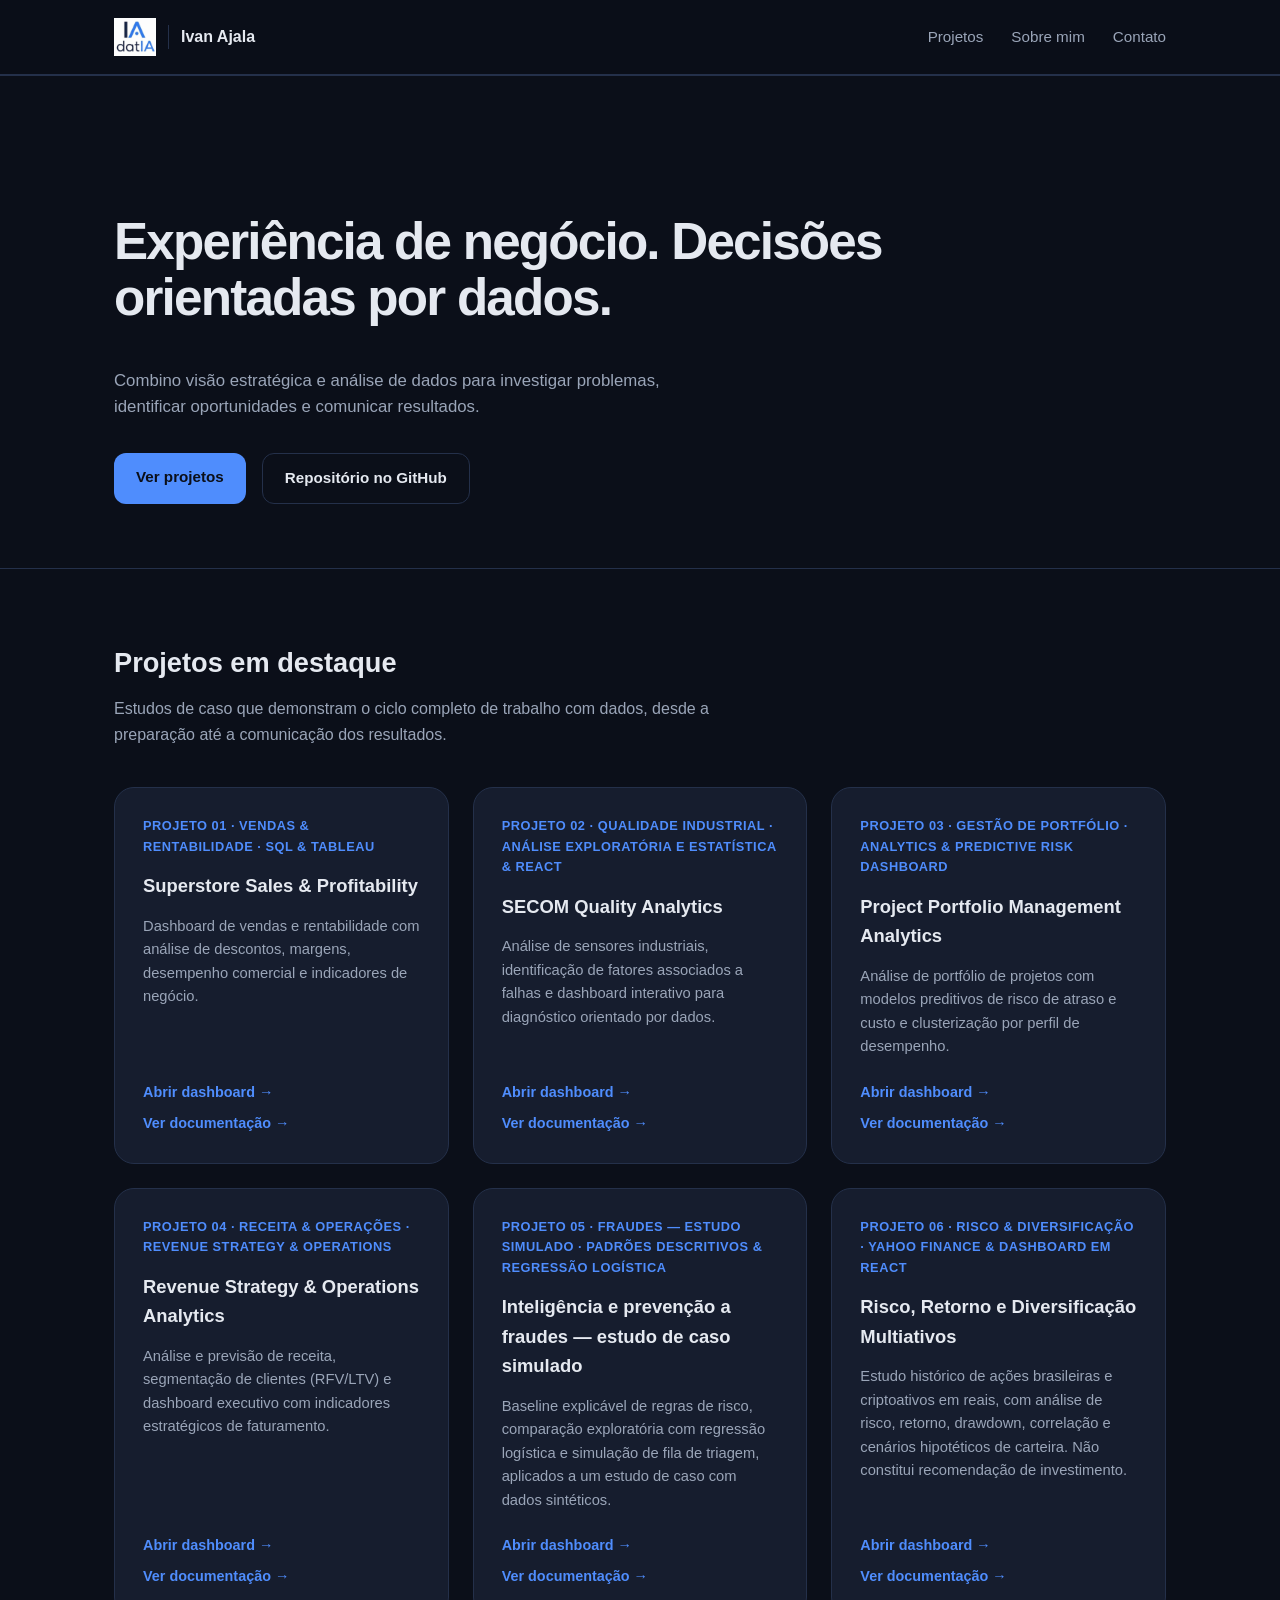
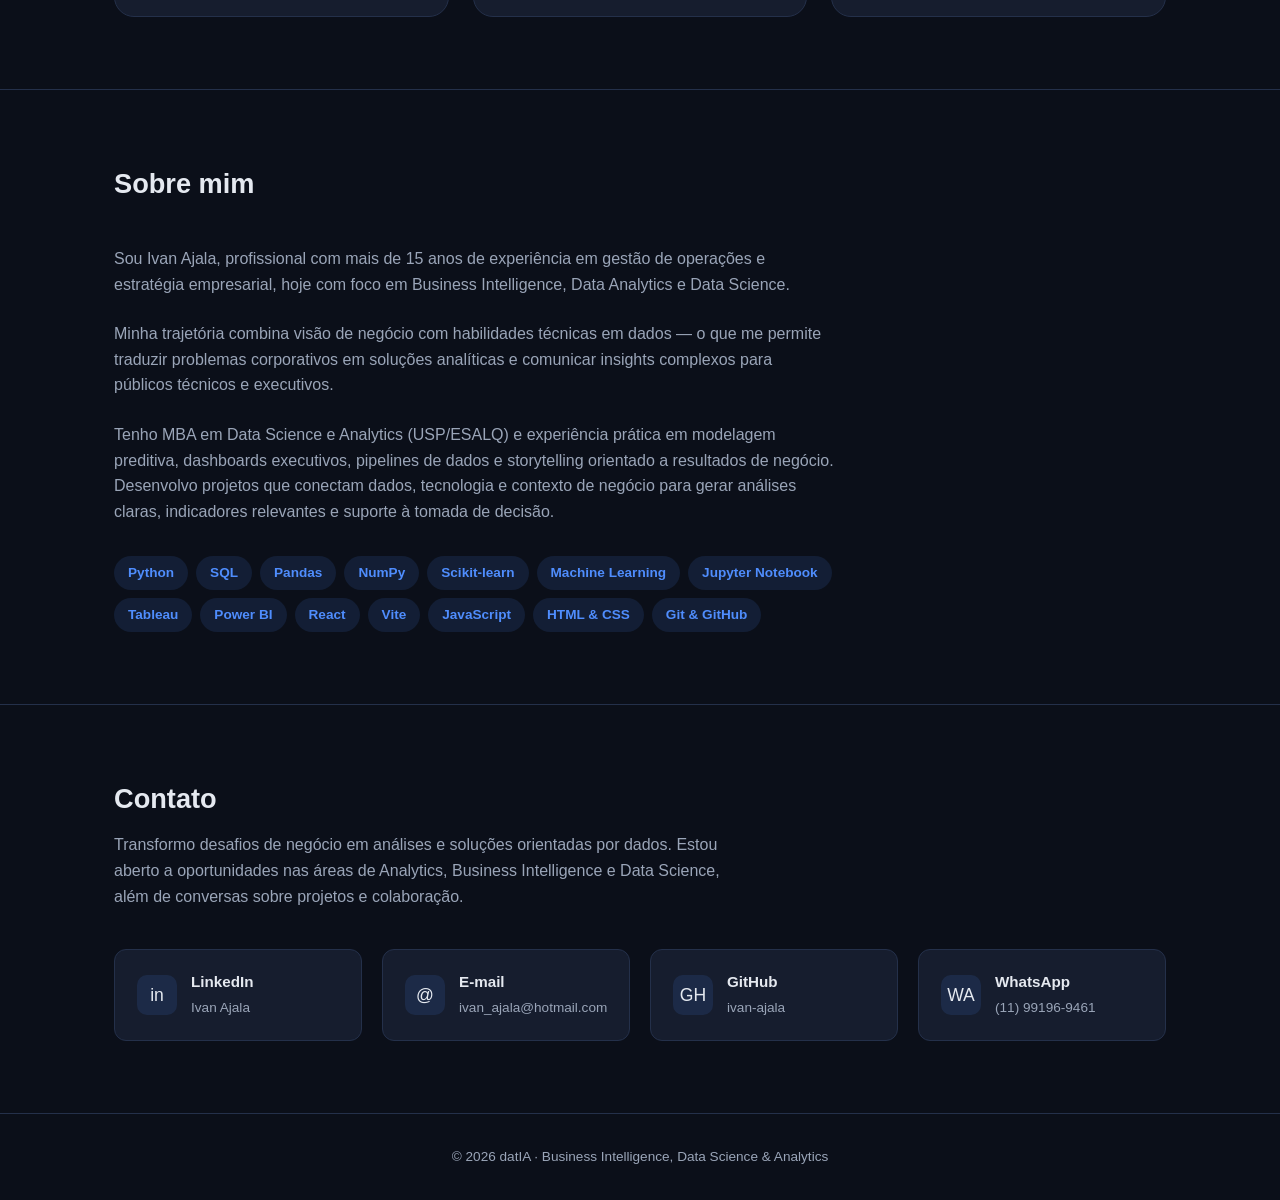
<file: index.html>
<!doctype html>
<html lang="pt-BR">
  <head>
    <meta charset="UTF-8" />
    <meta name="viewport" content="width=device-width, initial-scale=1.0" />
    <title>Ivan Ajala · Business Intelligence, Data Analytics & Data Science</title>
    <meta
      name="description"
      content="Portfólio de projetos em Business Intelligence, Data Analytics e Data Science por Ivan Ajala."
    />
    <link rel="icon" type="image/svg+xml" href="/favicon.svg" />

    <style>
      :root {
        --color-bg: #0b0f19;
        --color-bg-alt: #111827;
        --color-surface: #161d2e;
        --color-border: #24304a;
        --color-text: #e5e9f0;
        --color-text-muted: #9aa5b8;
        --color-accent: #4f8dfd;
        --color-accent2: #949698;
        --color-accent-soft: rgba(79, 141, 253, 0.12);
        --radius-md: 12px;
        --radius-lg: 20px;
        --max-width: 1100px;
      }

      * {
        box-sizing: border-box;
      }

      body {
        margin: 0;
        font-family: "Segoe UI", Roboto, Helvetica, Arial, sans-serif;
        background-color: var(--color-bg);
        color: var(--color-text);
        line-height: 1.6;
      }

      a {
        color: inherit;
        text-decoration: none;
      }

      .container {
        max-width: var(--max-width);
        margin: 0 auto;
        padding: 0 24px;
      }

      header.site-header {
        position: sticky;
        top: 0;
        z-index: 10;
        background-color: rgba(11, 15, 25, 0.85);
        backdrop-filter: blur(8px);
        border-bottom: 1px solid var(--color-border);
      }

      .header-inner {
        display: flex;
        align-items: center;
        justify-content: space-between;
        padding: 16px 24px;
        max-width: var(--max-width);
        margin: 0 auto;
      }

      .brand {
        display: inline-flex;
        align-items: center;
        gap: 12px;
        color: var(--color-text);
        text-decoration: none;
      }

      .brand-logo {
        display: block;
        width: 42px;
        height: 42px;
        object-fit: contain;
      }

      .brand-name {
        font-weight: 650;
      }

      .brand-divider {
        width: 1px;
        height: 24px;
        background: var(--color-border);
      }

      .brand-tag {
        color: var(--color-accent2);
        font-size: 1rem;
        font-weight: 700;
        letter-spacing: 0.08em;
      }

      nav.main-nav ul {
        list-style: none;
        display: flex;
        align-items: center;
        gap: 28px;
        margin: 0;
        padding: 0;
      }

      nav.main-nav a {
        color: var(--color-text-muted);
        font-size: 0.95rem;
        transition: color 0.2s ease;
      }

      nav.main-nav a:hover {
        color: var(--color-text);
      }

      .hero {
        padding: 96px 0 64px;
        text-align: left;
      }

      .hero h1 {
        max-width: 820px;
        font-size: clamp(1rem, 4vw, 4rem);
        line-height: 1.08;
        letter-spacing: -0.035em;
      }

      .hero p {
        color: var(--color-text-muted);
        font-size: 1.05rem;
        max-width: 620px;
        margin: 0 0 32px;
      }

      .hero-actions {
        display: flex;
        gap: 16px;
        flex-wrap: wrap;
      }

      .btn {
        display: inline-block;
        padding: 12px 22px;
        border-radius: var(--radius-md);
        font-weight: 600;
        font-size: 0.95rem;
        transition: transform 0.15s ease, opacity 0.15s ease;
      }

      .btn:hover {
        transform: translateY(-1px);
      }

      .btn-primary {
        background-color: var(--color-accent);
        color: #0b0f19;
      }

      .btn-secondary {
        background-color: transparent;
        border: 1px solid var(--color-border);
        color: var(--color-text);
      }

      section {
        padding: 72px 0;
        border-top: 1px solid var(--color-border);
      }

      .section-heading {
        margin-bottom: 40px;
      }

      .section-heading h2 {
        font-size: 1.7rem;
        margin: 0 0 12px;
      }

      .section-heading p {
        color: var(--color-text-muted);
        max-width: 640px;
        margin: 0;
      }

      .projects-grid {
        display: grid;
        grid-template-columns: repeat(auto-fit, minmax(260px, 1fr));
        gap: 24px;
      }

      .project-card {
        background-color: var(--color-surface);
        border: 1px solid var(--color-border);
        border-radius: var(--radius-lg);
        padding: 28px;
        display: flex;
        flex-direction: column;
        gap: 14px;
      }

      .project-kicker {
        color: var(--color-accent);
        font-size: 0.8rem;
        font-weight: 600;
        text-transform: uppercase;
        letter-spacing: 0.04em;
      }

      .project-card h3 {
        margin: 0;
        font-size: 1.15rem;
      }

      .project-card p {
        color: var(--color-text-muted);
        font-size: 0.92rem;
        margin: 0;
        flex-grow: 1;
      }

      .project-links {
        display: flex;
        flex-direction: column;
        gap: 8px;
        margin-top: 8px;
      }

      .project-links a {
        font-size: 0.9rem;
        font-weight: 600;
        color: var(--color-accent);
      }

      .project-links a:hover {
        text-decoration: underline;
      }

      .about-content {
        display: flex;
        flex-direction: column;
        gap: 24px;
        max-width: 720px;
      }

      .about-content p {
        color: var(--color-text-muted);
        margin: 0;
      }

      .skills-list {
        display: flex;
        flex-wrap: wrap;
        gap: 8px;
        margin-top: 8px;
      }

      .skill-pill {
        background-color: var(--color-accent-soft);
        color: var(--color-accent);
        padding: 6px 14px;
        border-radius: 999px;
        font-size: 0.85rem;
        font-weight: 600;
      }

      .contact-grid {
        display: grid;
        grid-template-columns: repeat(auto-fit, minmax(220px, 1fr));
        gap: 20px;
      }

      .contact-card {
        background-color: var(--color-surface);
        border: 1px solid var(--color-border);
        border-radius: var(--radius-md);
        padding: 20px 22px;
        display: flex;
        align-items: center;
        gap: 14px;
        transition: border-color 0.2s ease;
      }

      .contact-card:hover {
        border-color: var(--color-accent);
      }

      .contact-icon {
        width: 40px;
        height: 40px;
        border-radius: 10px;
        background-color: var(--color-accent-soft);
        display: flex;
        align-items: center;
        justify-content: center;
        font-size: 1.1rem;
        flex-shrink: 0;
      }

      .contact-text strong {
        display: block;
        font-size: 0.95rem;
      }

      .contact-text span {
        color: var(--color-text-muted);
        font-size: 0.85rem;
      }

      footer.site-footer {
        border-top: 1px solid var(--color-border);
        padding: 32px 0;
        text-align: center;
        color: var(--color-text-muted);
        font-size: 0.85rem;
      }

      @media (max-width: 640px) {
        nav.main-nav ul {
          gap: 16px;
        }

        .hero h1 {
          font-size: 1.9rem;
        }
      }
    </style>
  </head>

  <body>
    <header class="site-header">
      <div class="header-inner">
        <a href="/" class="brand" aria-label="Ivan Ajala — página inicial">
          <img src="/ia-datia-logo.png" alt="" class="brand-logo" />
          <span class="brand-divider" aria-hidden="true"></span>
          <span class="brand-name">Ivan Ajala</span>
        </a>

        <nav class="main-nav">
          <ul>
            <li><a href="#projetos">Projetos</a></li>
            <li><a href="#sobre">Sobre mim</a></li>
            <li><a href="#contato">Contato</a></li>
          </ul>
        </nav>
      </div>
    </header>

    <main>
      <section class="hero">
        <div class="container">
          <h1>Experiência de negócio. Decisões orientadas por dados.</h1>
          <p>
            Combino visão estratégica e análise de dados para investigar
            problemas, identificar oportunidades e comunicar resultados.
          </p>

          <div class="hero-actions">
            <a href="#projetos" class="btn btn-primary">Ver projetos</a>
            <a
              href="https://github.com/ivan-ajala/projetos_BI/blob/main/README.md"
              target="_blank"
              rel="noopener noreferrer"
              class="btn btn-secondary"
              >Repositório no GitHub</a
            >
          </div>
        </div>
      </section>

      <section id="projetos">
        <div class="container">
          <div class="section-heading">
            <h2>Projetos em destaque</h2>
            <p>
              Estudos de caso que demonstram o ciclo completo de trabalho com
              dados, desde a preparação até a comunicação dos resultados.
            </p>
          </div>

          <div class="projects-grid">
            <article class="project-card">
              <span class="project-kicker">Projeto 01 · Vendas & Rentabilidade · SQL & Tableau</span>
              <h3>Superstore Sales & Profitability</h3>
              <p>
                Dashboard de vendas e rentabilidade com análise de descontos,
                margens, desempenho comercial e indicadores de negócio.
              </p>
              <div class="project-links">
                <a
                  href="https://public.tableau.com/app/profile/ivan.ajala/viz/superstore_dashboard_17804269822950/DB-Overview?publish=yes"
                  target="_blank"
                  rel="noopener noreferrer"
                  >Abrir dashboard →</a
                >
                <a
                  href="https://github.com/ivan-ajala/projetos_BI/tree/main/projeto-01-superstore-tableau/README.md"
                  target="_blank"
                  rel="noopener noreferrer"
                  >Ver documentação →</a
                >
              </div>
            </article>

            <article class="project-card">
             <span class="project-kicker">Projeto 02 · Qualidade Industrial · Análise exploratória e estatística & React</span>
              <h3>SECOM Quality Analytics</h3>
              <p>
                Análise de sensores industriais, identificação de fatores
                associados a falhas e dashboard interativo para diagnóstico
                orientado por dados.
              </p>
              <div class="project-links">
                <a href="/projeto-02/">Abrir dashboard →</a>
                <a
                  href="https://github.com/ivan-ajala/projetos_BI/tree/main/projeto-02-quality-analytics-secom/README.md"
                  target="_blank"
                  rel="noopener noreferrer"
                  >Ver documentação →</a
                >
              </div>
            </article>

            <article class="project-card">
              <span class="project-kicker">Projeto 03 · Gestão de Portfólio · Analytics & Predictive Risk Dashboard</span>
              <h3>Project Portfolio Management Analytics</h3>
              <p>
                Análise de portfólio de projetos com modelos preditivos de
                risco de atraso e custo e clusterização por perfil de
                desempenho.
              </p>
              <div class="project-links">
                <a href="/projeto-03/">Abrir dashboard →</a>
                <a
                  href="https://github.com/ivan-ajala/projetos_BI/blob/main/projeto-03-project-portfolio-management/README.md"
                  target="_blank"
                  rel="noopener noreferrer"
                  >Ver documentação →</a
                >
              </div>
            </article>

            <article class="project-card">
              <span class="project-kicker">Projeto 04 · Receita & Operações · Revenue Strategy & Operations</span>
              <h3>Revenue Strategy & Operations Analytics</h3>
              <p>
                Análise e previsão de receita, segmentação de clientes (RFV/LTV)
                e dashboard executivo com indicadores estratégicos de
                faturamento.
              </p>
              <div class="project-links">
                <a href="/projeto-04/">Abrir dashboard →</a>
                <a
                  href="https://github.com/ivan-ajala/projetos_BI/tree/main/projeto-04-revenue-strategy-operations/README.md"
                  target="_blank"
                  rel="noopener noreferrer"
                  >Ver documentação →</a
                >
              </div>
            </article>

            <article class="project-card">
              <span class="project-kicker">Projeto 05 · Fraudes — Estudo Simulado · Padrões descritivos & Regressão logística</span>
              <h3>Inteligência e prevenção a fraudes — estudo de caso simulado</h3>
              <p>
                Baseline explicável de regras de risco, comparação exploratória
                com regressão logística e simulação de fila de triagem, aplicados
                a um estudo de caso com dados sintéticos.
              </p>
              <div class="project-links">
                <a href="/projeto-05/">Abrir dashboard →</a>
                <a
                  href="https://github.com/ivan-ajala/projetos_BI/tree/main/projeto-05-fraud-intelligence/README.md"
                  target="_blank"
                  rel="noopener noreferrer"
                  >Ver documentação →</a
                >
              </div>
            </article>

            <article class="project-card">
              <span class="project-kicker">Projeto 06 · Risco & Diversificação · Yahoo Finance & Dashboard em React</span>
              <h3>Risco, Retorno e Diversificação Multiativos</h3>
              <p>
                Estudo histórico de ações brasileiras e criptoativos em reais,
                com análise de risco, retorno, drawdown, correlação e cenários
                hipotéticos de carteira. Não constitui recomendação de
                investimento.
              </p>
              <div class="project-links">
                <a href="/projeto-06/">Abrir dashboard →</a>
                <a
                  href="https://github.com/ivan-ajala/projetos_BI/blob/main/projeto-06-multi-asset-risk-return/README.md"
                  target="_blank"
                  rel="noopener noreferrer"
                  >Ver documentação →</a
                >
              </div>
            </article>
          </div>
        </div>
      </section>

      <section id="sobre">
        <div class="container">
          <div class="section-heading">
            <h2>Sobre mim</h2>
          </div>

          <div class="about-content">
            <p>
              Sou Ivan Ajala, profissional com mais de 15 anos de experiência
              em gestão de operações e estratégia empresarial, hoje com foco em
              Business Intelligence, Data Analytics e Data Science.
            </p>

            <p>
              Minha trajetória combina visão de negócio com habilidades
              técnicas em dados — o que me permite traduzir problemas
              corporativos em soluções analíticas e comunicar insights
              complexos para públicos técnicos e executivos.
            </p>

            <p>
              Tenho MBA em Data Science e Analytics (USP/ESALQ) e experiência
              prática em modelagem preditiva, dashboards executivos, pipelines
              de dados e storytelling orientado a resultados de negócio.
              Desenvolvo projetos que conectam dados, tecnologia e contexto de
              negócio para gerar análises claras, indicadores relevantes e
              suporte à tomada de decisão.
            </p>

            <div class="skills-list">
              <span class="skill-pill">Python</span>
              <span class="skill-pill">SQL</span>
              <span class="skill-pill">Pandas</span>
              <span class="skill-pill">NumPy</span>
              <span class="skill-pill">Scikit-learn</span>
              <span class="skill-pill">Machine Learning</span>
              <span class="skill-pill">Jupyter Notebook</span>
              <span class="skill-pill">Tableau</span>
              <span class="skill-pill">Power BI</span>
              <span class="skill-pill">React</span>
              <span class="skill-pill">Vite</span>
              <span class="skill-pill">JavaScript</span>
              <span class="skill-pill">HTML & CSS</span>
              <span class="skill-pill">Git & GitHub</span>
            </div>
          </div>
        </div>
      </section>

      <section id="contato">
        <div class="container">
          <div class="section-heading">
            <h2>Contato</h2>
            <p>
              Transformo desafios de negócio em análises e soluções orientadas
              por dados. Estou aberto a oportunidades nas áreas de Analytics,
              Business Intelligence e Data Science, além de conversas sobre
              projetos e colaboração.
            </p>
          </div>

          <div class="contact-grid">
            <a
              class="contact-card"
              href="https://linkedin.com/in/ivan-ajala"
              target="_blank"
              rel="noopener noreferrer"
            >
              <span class="contact-icon">in</span>
              <span class="contact-text">
                <strong>LinkedIn</strong>
                <span>Ivan Ajala</span>
              </span>
            </a>

            <a class="contact-card" href="mailto:ivan_ajala@hotmail.com">
              <span class="contact-icon">@</span>
              <span class="contact-text">
                <strong>E-mail</strong>
                <span>ivan_ajala@hotmail.com</span>
              </span>
            </a>

            <a
              class="contact-card"
              href="https://github.com/ivan-ajala/projetos_BI/blob/main/README.md"
              target="_blank"
              rel="noopener noreferrer"
            >
              <span class="contact-icon">GH</span>
              <span class="contact-text">
                <strong>GitHub</strong>
                <span>ivan-ajala</span>
              </span>
            </a>

            <a
              class="contact-card"
              href="https://wa.me/5511991969461"
              target="_blank"
              rel="noopener noreferrer"
              aria-label="Conversar com Ivan Ajala pelo WhatsApp"
            >
              <span class="contact-icon">WA</span>
              <span class="contact-text">
                <strong>WhatsApp</strong>
                <span>(11) 99196-9461</span>
              </span>
            </a>
          </div>
        </div>
      </section>
    </main>

    <footer class="site-footer">
      <div class="container">
        © 2026 datIA · Business Intelligence, Data Science & Analytics
      </div>
    </footer>
  </body>
</html>
</file>
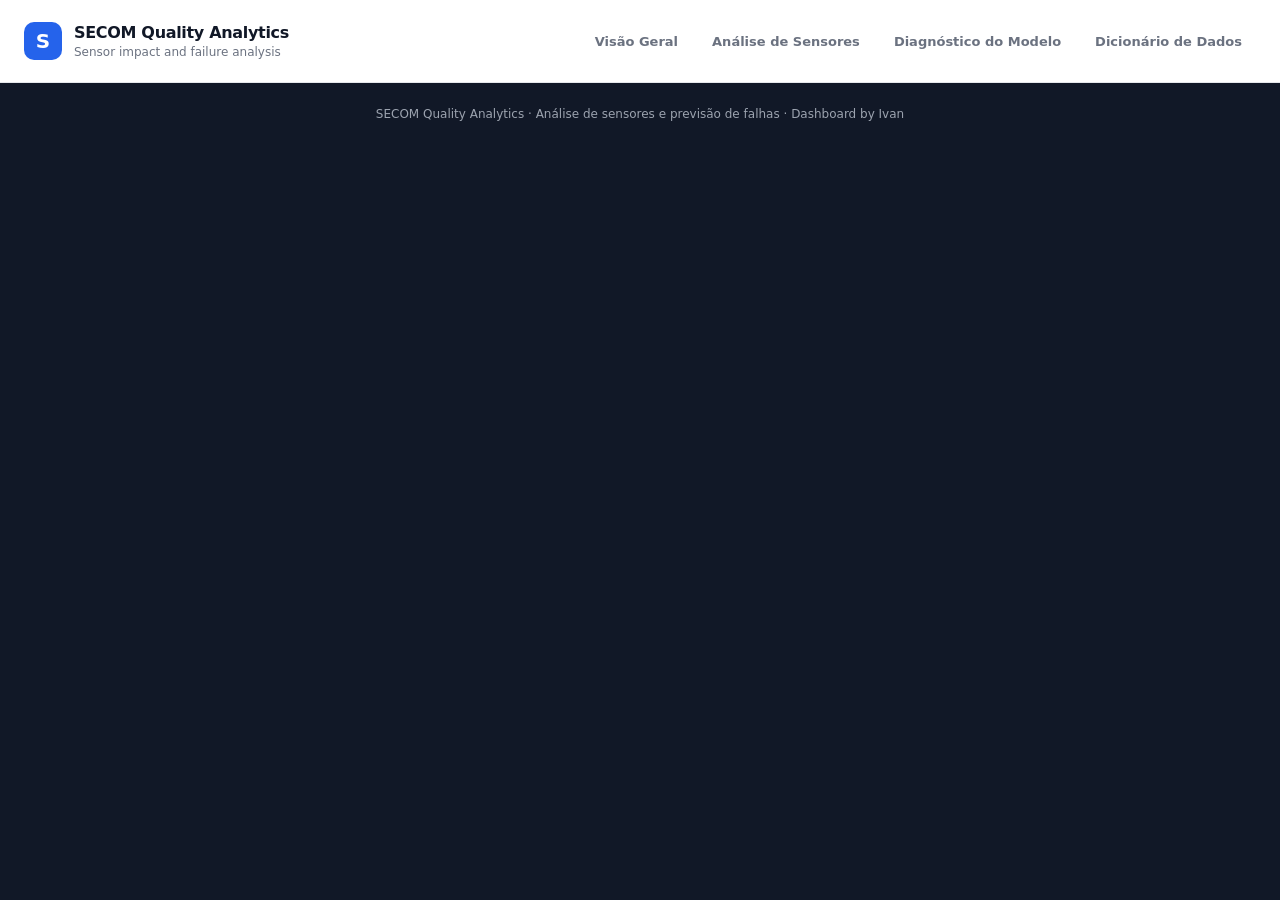
<file: projeto-02/index.html>
<!doctype html>
<html lang="en">
  <head>
    <meta charset="UTF-8" />
    <link rel="icon" type="image/svg+xml" href="/projeto-02/favicon.svg" />
    <meta name="viewport" content="width=device-width, initial-scale=1.0" />
    <title>secom-dashboard</title>
    <script type="module" crossorigin src="/projeto-02/assets/index-CQMZfvhn.js"></script>
    <link rel="stylesheet" crossorigin href="/projeto-02/assets/index-Cb_7MnMz.css">
  </head>
  <body>
    <div id="root"></div>
  </body>
</html>
</file>
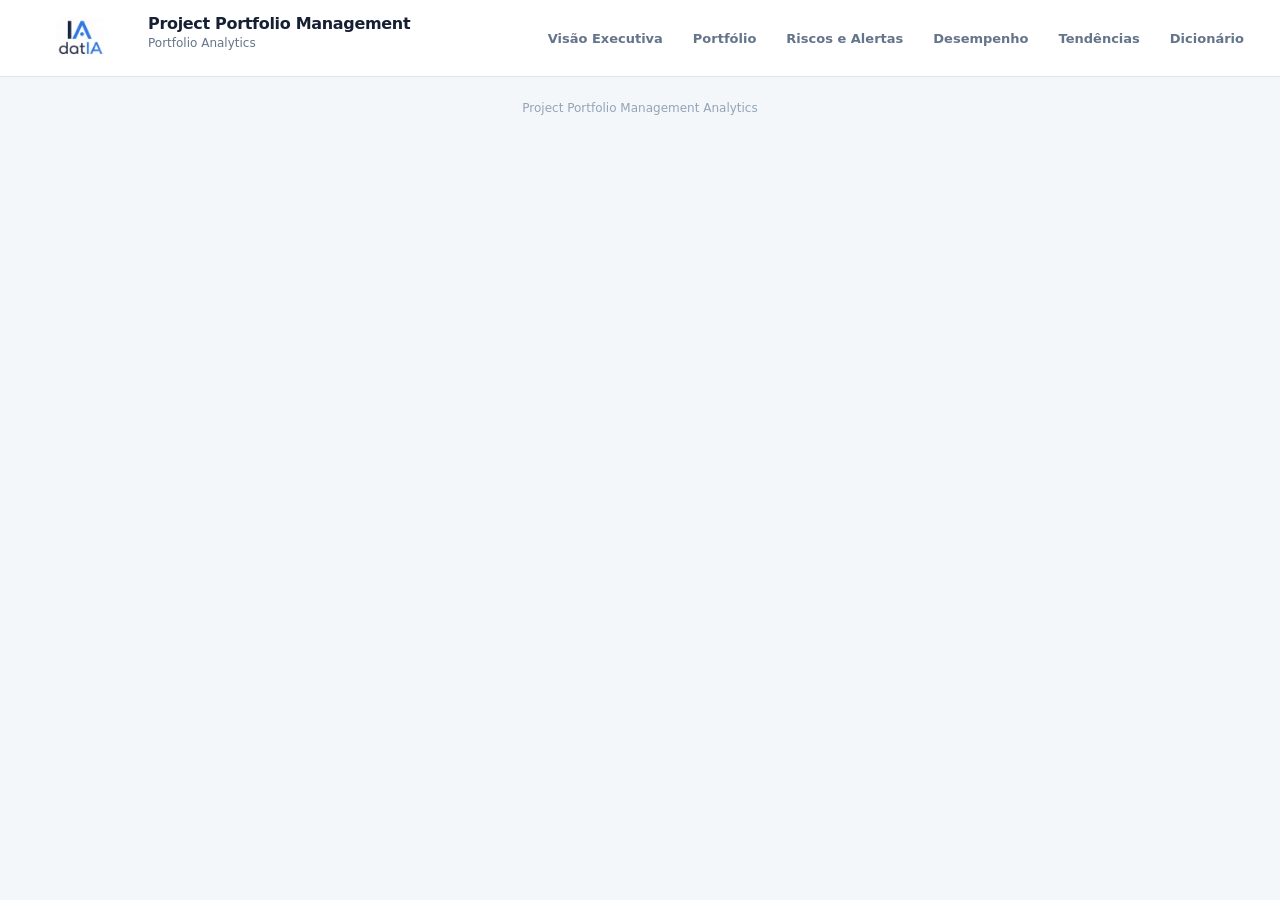
<file: projeto-03/index.html>
<!doctype html>
<html lang="en">
  <head>
    <meta charset="UTF-8" />
    <link rel="icon" type="image/svg+xml" href="/projeto-03/favicon.svg" />
    <meta name="viewport" content="width=device-width, initial-scale=1.0" />
    <title>web-app</title>
    <script type="module" crossorigin src="/projeto-03/assets/index-ejx8ydRG.js"></script>
    <link rel="stylesheet" crossorigin href="/projeto-03/assets/index-rLR6zgYu.css">
  </head>
  <body>
    <div id="root"></div>
  </body>
</html>
</file>
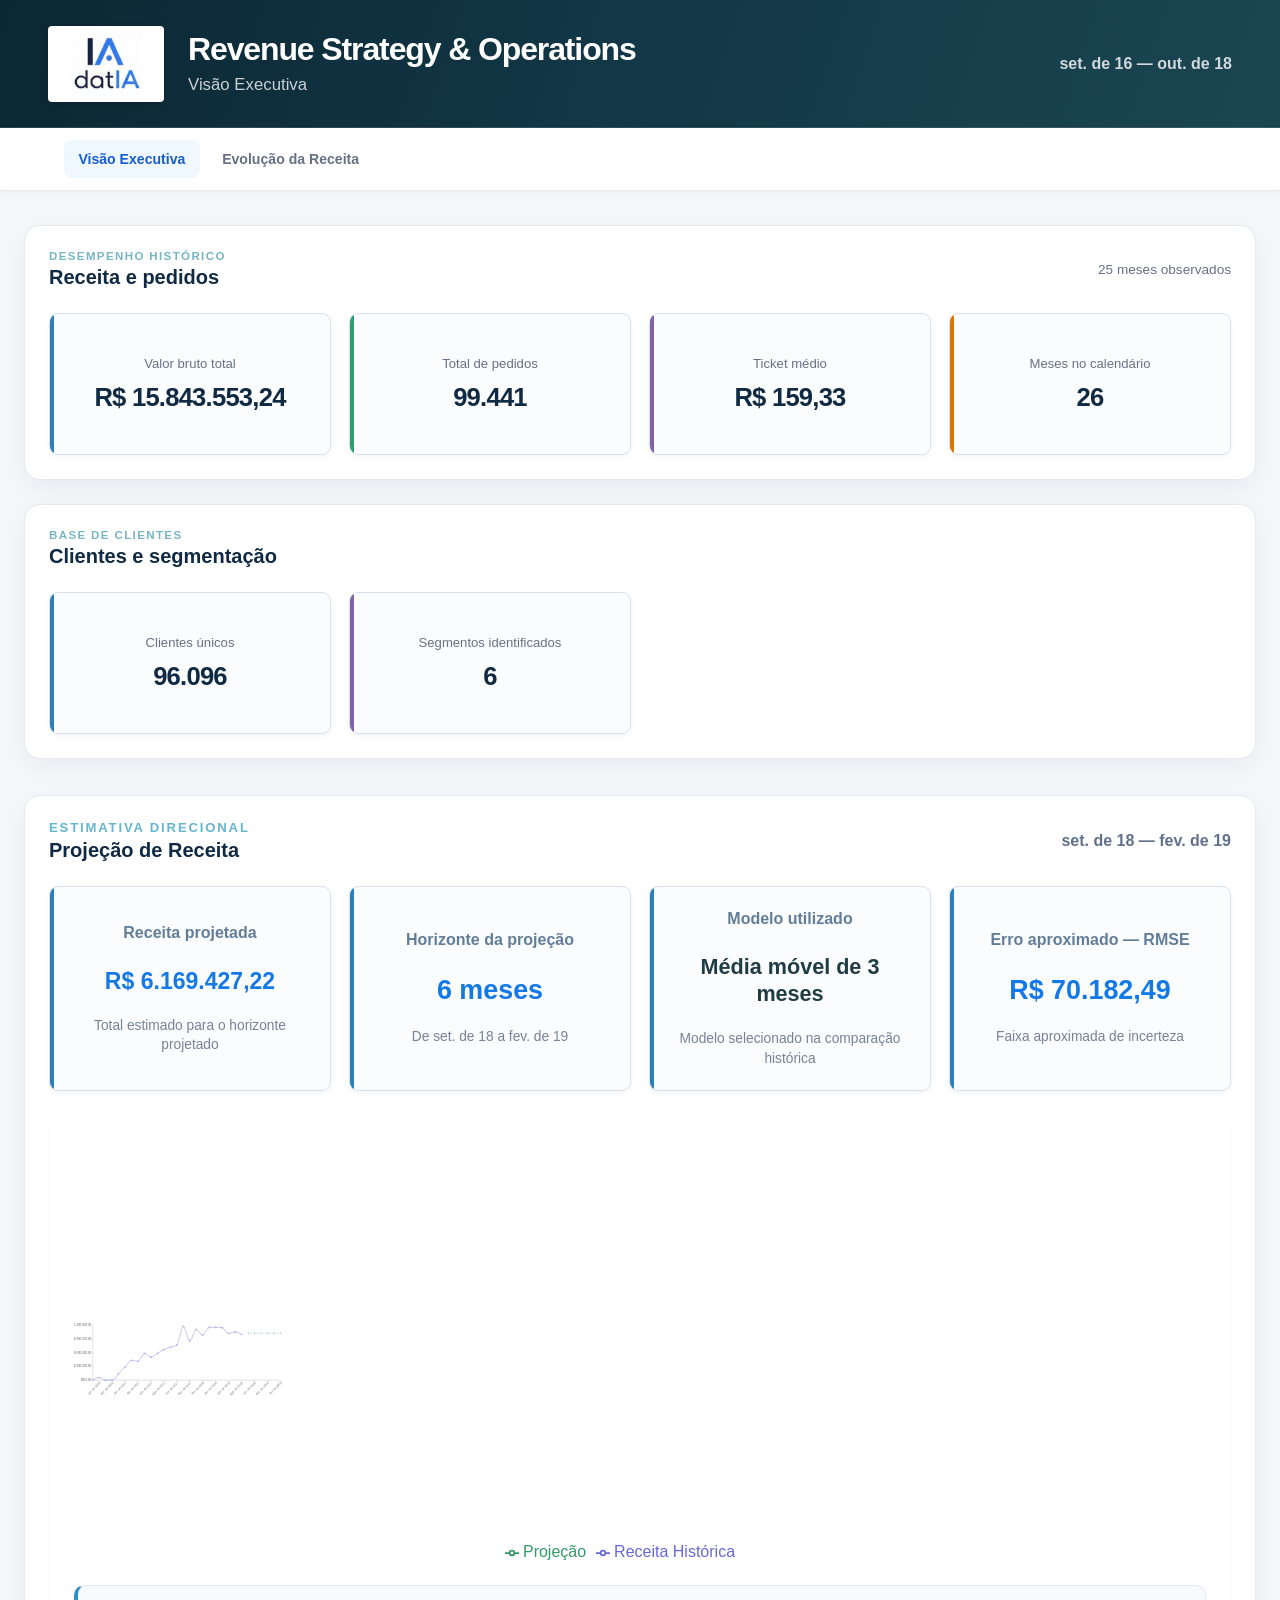
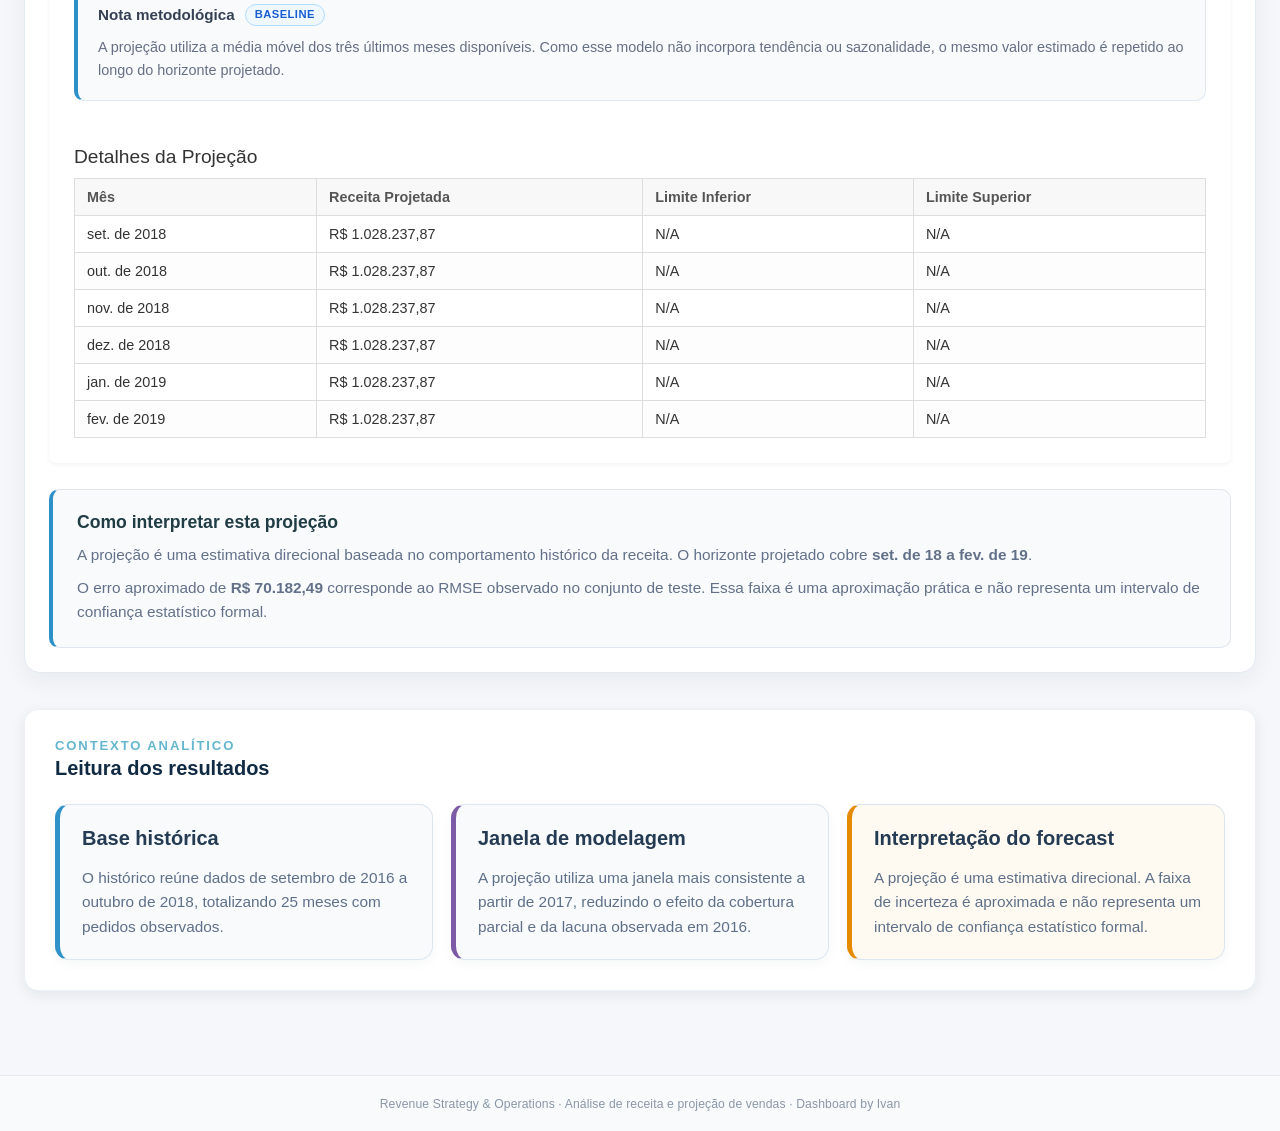
<file: projeto-04/index.html>
<!doctype html>
<html lang="en">
  <head>
    <meta charset="UTF-8" />
    <link rel="icon" type="image/svg+xml" href="/projeto-04/favicon.svg" />
    <meta name="viewport" content="width=device-width, initial-scale=1.0" />
    <title>dashboard</title>
    <script type="module" crossorigin src="/projeto-04/assets/index-DP2lr7U5.js"></script>
    <link rel="stylesheet" crossorigin href="/projeto-04/assets/index-BVs7diwt.css">
  </head>
  <body>
    <div id="root"></div>
  </body>
</html>
</file>
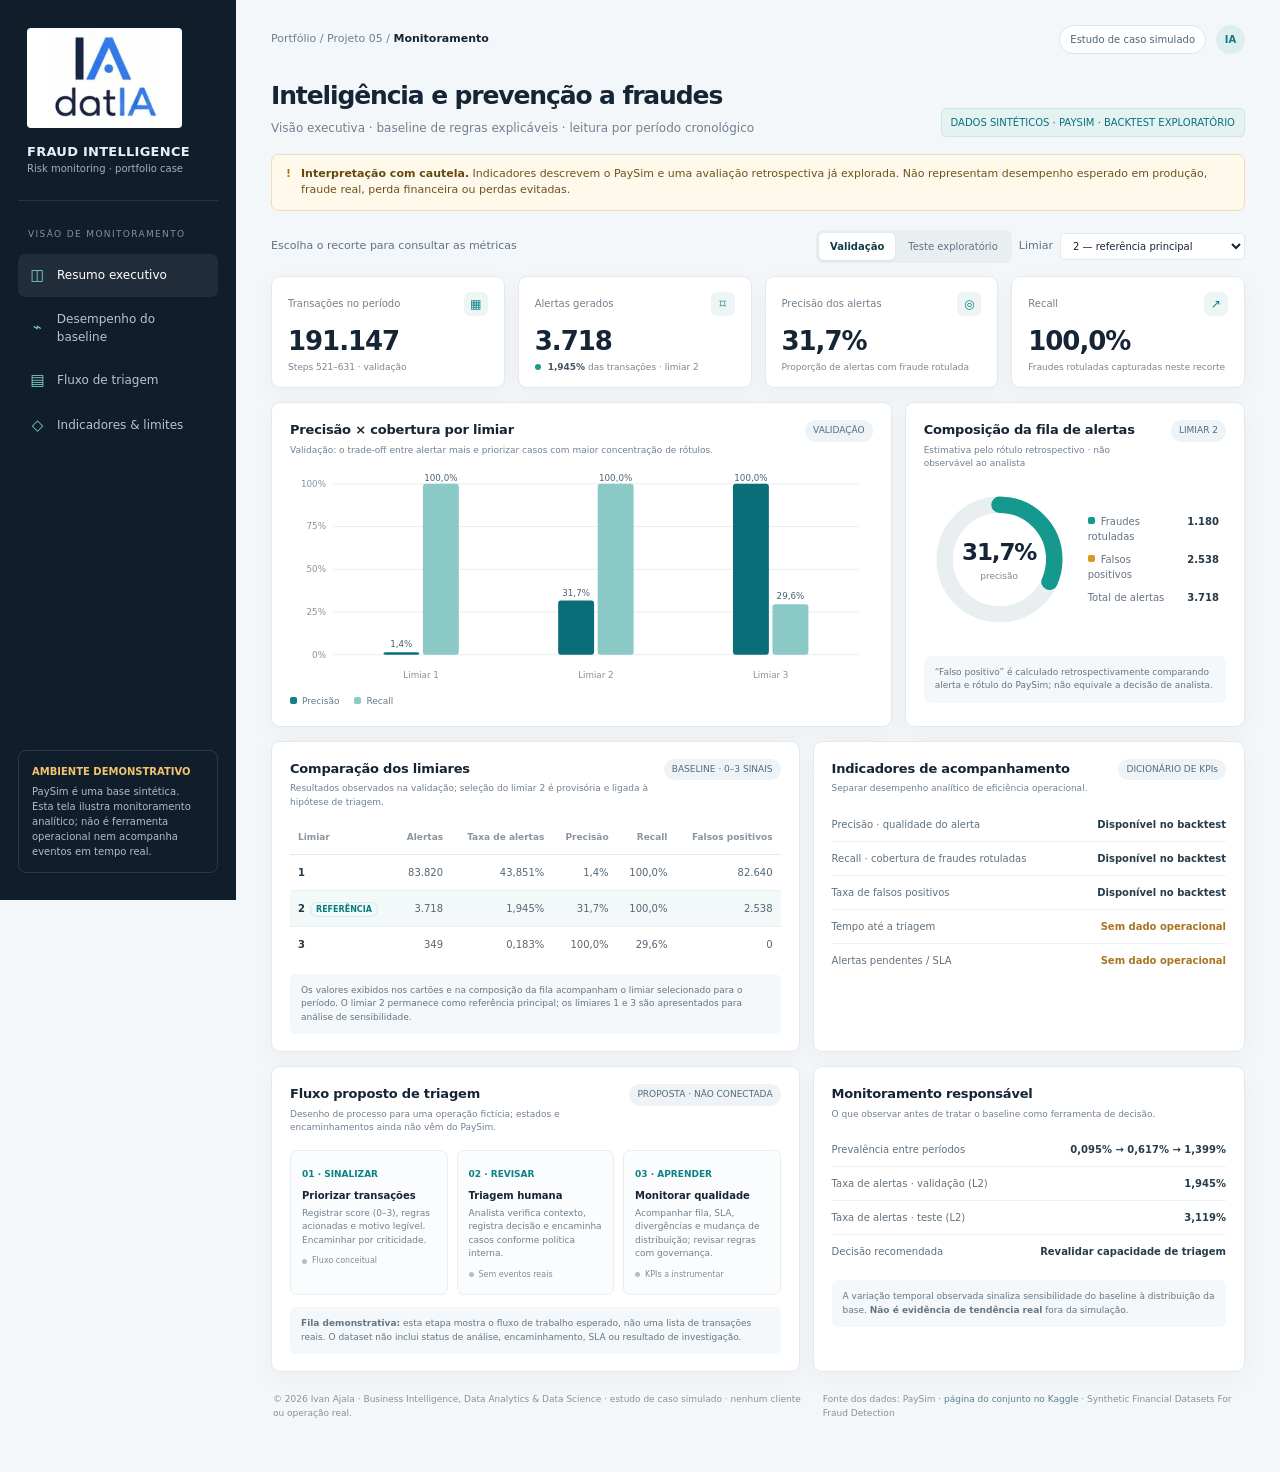
<file: projeto-05/index.html>
<!doctype html>
<html lang="pt-BR">
  <head>
    <meta charset="UTF-8" />
    <meta name="viewport" content="width=device-width, initial-scale=1.0" />
    <meta name="theme-color" content="#101d2b" />
    <meta name="description" content="Painel demonstrativo de inteligência e prevenção a fraudes usando o conjunto sintético PaySim." />
    <title>Projeto 05 | Monitoramento antifraude</title>
    <script type="module" crossorigin src="/projeto-05/assets/index-BgVTpfok.js"></script>
    <link rel="stylesheet" crossorigin href="/projeto-05/assets/index-bPBRT0OI.css">
  </head>
  <body>
    <div id="root"></div>
  </body>
</html>
</file>
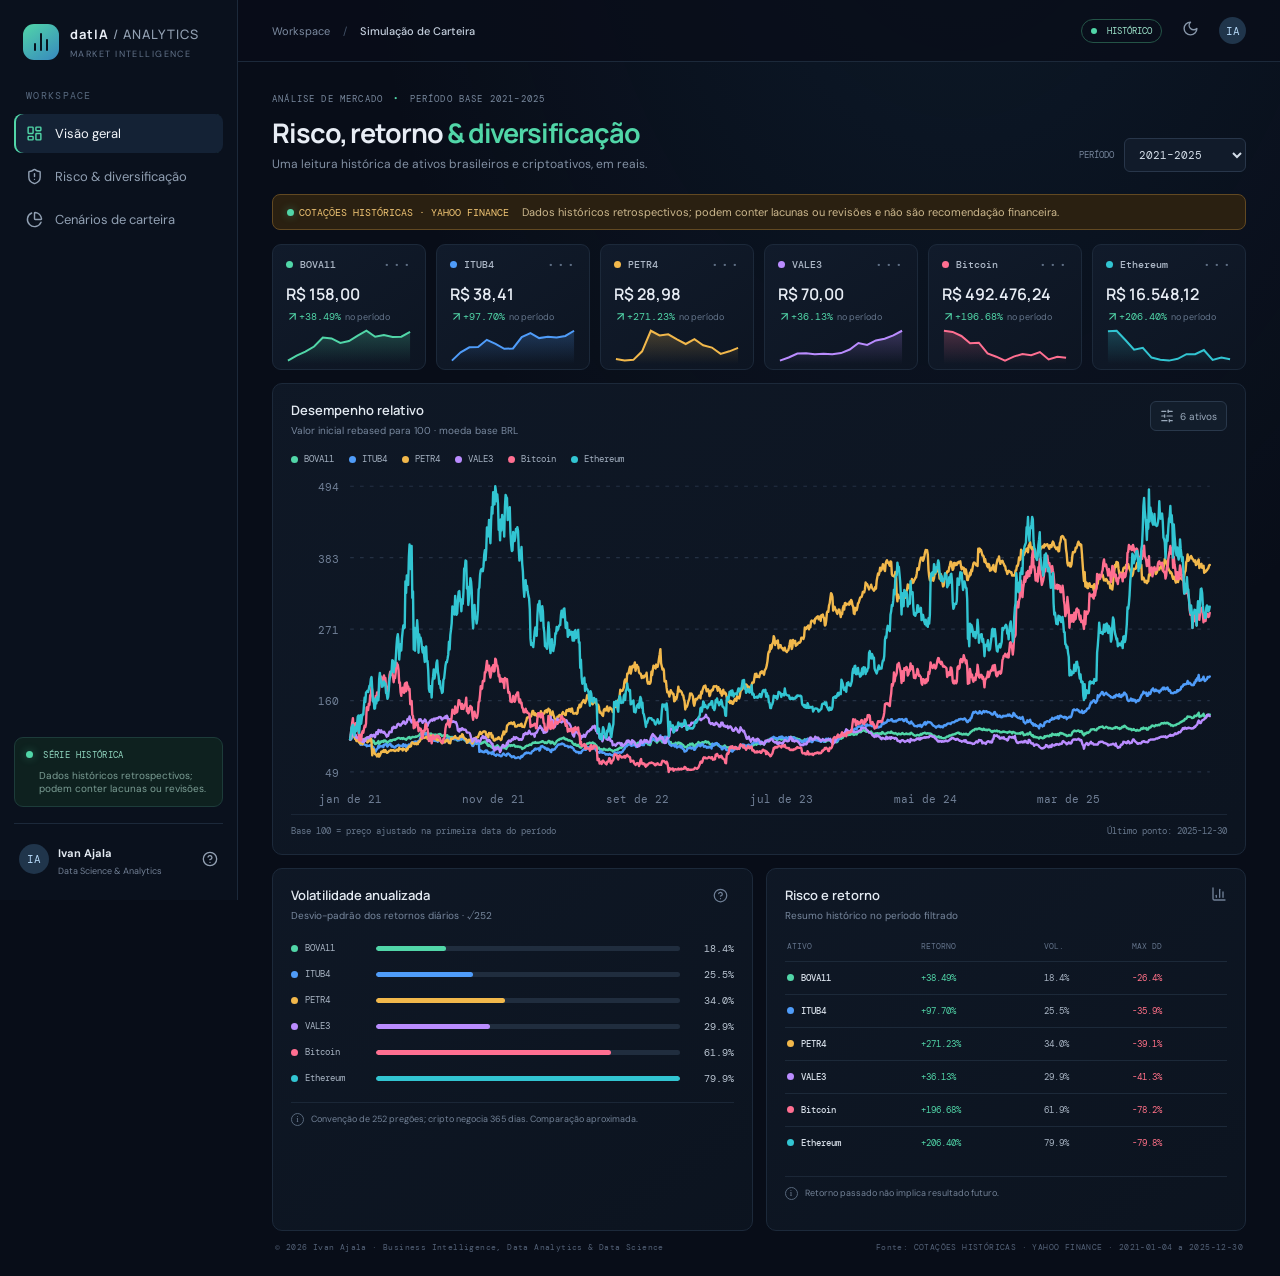
<file: projeto-06/index.html>
<!doctype html>
<html lang="pt-BR">
  <head>
    <meta charset="UTF-8" />
    <meta name="viewport" content="width=device-width, initial-scale=1.0" />
    <meta name="theme-color" content="#080d18" />
    <meta name="description" content="Painel demonstrativo de risco, retorno e diversificação multiativos." />
    <title>datIA — Risco & Retorno</title>
    <script type="module" crossorigin src="/projeto-06/assets/index-BTvzh-7Q.js"></script>
    <link rel="stylesheet" crossorigin href="/projeto-06/assets/index-dKEVochl.css">
  </head>
  <body><div id="root"></div></body>
</html>
</file>
<file: projeto-02/assets/index-Cb_7MnMz.css>
:root{color:#172033;font-synthesis:none;text-rendering:optimizelegibility;background:#111827;font-family:Inter,ui-sans-serif,system-ui,-apple-system,BlinkMacSystemFont,Segoe UI,sans-serif}*{box-sizing:border-box}body{background:#111827;min-width:320px;min-height:100vh;margin:0}button,input,select{font:inherit}button{cursor:pointer}#root{min-height:100vh}.topbar{background:#fff;border-bottom:1px solid #e5e7eb}.topbar-inner{justify-content:space-between;align-items:center;gap:24px;width:min(1440px,100% - 48px);min-height:82px;margin:0 auto;display:flex}.brand{align-items:center;gap:12px;display:flex}.brand-mark{color:#fff;background:#2563eb;border-radius:10px;place-items:center;width:38px;height:38px;font-size:20px;font-weight:800;display:grid}.brand-title{color:#111827;letter-spacing:-.02em;font-size:16px;font-weight:800}.brand-subtitle{color:#6b7280;margin-top:3px;font-size:12px}.navigation{align-items:center;gap:6px;display:flex}.nav-link{color:#6b7280;border-radius:8px;padding:10px 14px;font-size:13px;font-weight:700;text-decoration:none;transition:color .2s,background .2s}.nav-link:hover,.nav-link-active{color:#1d4ed8;background:#eff6ff}@media (width<=700px){.topbar-inner{flex-direction:column;align-items:flex-start;width:min(100% - 28px,1440px);min-height:auto;padding:16px 0}.navigation{width:100%;overflow-x:auto}.nav-link{white-space:nowrap}}.page{background:#111827;min-height:calc(100vh - 82px);padding:32px 0 64px}.page-inner{width:min(1200px,100% - 48px);margin:0 auto}.page-title{color:#f9fafb;letter-spacing:-.02em;margin:0 0 6px;font-size:28px;font-weight:800}.page-subtitle{color:#9ca3af;max-width:640px;margin:0 0 24px;font-size:14px}.filters-bar{background:#fff;border-radius:12px;flex-wrap:wrap;align-items:flex-end;gap:16px;margin-bottom:24px;padding:18px 20px;display:flex;box-shadow:0 1px 3px #00000026}.filter-group{flex-direction:column;gap:6px;min-width:140px;display:flex}.filter-grow{flex:1;min-width:200px}.filter-label{color:#6b7280;text-transform:uppercase;letter-spacing:.04em;font-size:11px;font-weight:700}.filter-select,.filter-input{color:#111827;background:#fff;border:1px solid #d1d5db;border-radius:8px;outline:none;padding:9px 12px;font-size:13px}.filter-select:focus,.filter-input:focus{border-color:#2563eb;box-shadow:0 0 0 3px #2563eb26}.filter-clear{color:#374151;background:#f9fafb;border:1px solid #d1d5db;border-radius:8px;height:38px;padding:9px 16px;font-size:13px;font-weight:700}.filter-clear:hover{background:#f3f4f6}.kpi-grid{grid-template-columns:repeat(auto-fit,minmax(200px,1fr));gap:16px;margin-bottom:24px;display:grid}.kpi-card{background:#fff;border-radius:12px;padding:20px;box-shadow:0 1px 3px #00000026}.kpi-icon{margin-bottom:10px;font-size:20px}.kpi-label{color:#6b7280;text-transform:uppercase;letter-spacing:.03em;margin-bottom:6px;font-size:12px;font-weight:700}.kpi-value{color:#111827;letter-spacing:-.01em;word-break:break-word;font-size:20px;font-weight:800}.kpi-sublabel{color:#2563eb;margin-top:4px;font-size:13px;font-weight:700}.chart-card{background:#fff;border-radius:12px;margin-bottom:24px;padding:24px;box-shadow:0 1px 3px #00000026}.chart-title{color:#111827;margin:0 0 4px;font-size:16px;font-weight:800}.chart-subtitle{color:#6b7280;margin:0 0 16px;font-size:13px}.state-text{color:#9ca3af;font-size:14px}.state-error{color:#fca5a5}@media (width<=700px){.filters-bar{flex-direction:column;align-items:stretch}.filter-group,.filter-grow{min-width:0}}.charts-grid{grid-template-columns:repeat(auto-fit,minmax(420px,1fr));gap:16px;margin-bottom:24px;display:grid}.insight-box{color:#1e3a8a;background:#eff6ff;border:1px solid #bfdbfe;border-radius:10px;margin-bottom:24px;padding:16px 20px;font-size:14px;line-height:1.5}.table-card{background:#fff;border-radius:12px;margin-bottom:24px;padding:24px;box-shadow:0 1px 3px #00000026}.table-wrapper{overflow-x:auto}.data-table{border-collapse:collapse;width:100%;font-size:13px}.data-table th{text-align:left;color:#6b7280;text-transform:uppercase;letter-spacing:.03em;white-space:nowrap;border-bottom:2px solid #e5e7eb;padding:10px 12px;font-size:11px;font-weight:700}.data-table td{color:#111827;white-space:nowrap;border-bottom:1px solid #f3f4f6;padding:10px 12px}.data-table tbody tr:hover{background:#f9fafb}.badge{border-radius:999px;padding:3px 10px;font-size:11px;font-weight:700;display:inline-block}.badge-positive{color:#166534;background:#dcfce7}.badge-negative{color:#991b1b;background:#fee2e2}.app-footer{text-align:center;color:#9ca3af;padding:24px 0;font-size:12px}@media (width<=1024px){.charts-grid{grid-template-columns:1fr}.kpi-grid{grid-template-columns:repeat(3,1fr)}}@media (width<=768px){.topbar-inner{flex-direction:column;align-items:flex-start;gap:12px;padding:12px 16px}.navigation{flex-wrap:wrap;gap:8px;width:100%;display:flex}.page{padding:16px}.filters-bar{flex-direction:column;align-items:stretch;gap:12px}.filter-group,.filter-clear{width:100%}.kpi-grid{grid-template-columns:repeat(2,1fr);gap:12px}.chart-card,.table-card{padding:16px}.data-table{font-size:12px}.page-title{font-size:22px}}@media (width<=480px){.kpi-grid{grid-template-columns:1fr}.kpi-value,.chart-title{font-size:16px}.data-table th,.data-table td{padding:8px}}.nav-link{transition:color .15s,background-color .15s}.kpi-card,.chart-card,.table-card{transition:box-shadow .15s,transform .15s}.kpi-card:hover,.chart-card:hover,.table-card:hover{box-shadow:0 4px 12px #00000014}.filter-select,.filter-input{transition:border-color .15s}.filter-select:focus,.filter-input:focus{border-color:#2563eb;outline:none;box-shadow:0 0 0 3px #2563eb26}.diagnostic-guide{gap:14px;padding:12px 0;display:grid}.diagnostic-guide>div{background:#f8fafc;border-left:4px solid #2563eb;border-radius:0 8px 8px 0;padding:8px 12px}.diagnostic-guide strong{color:#1e3a8a;font-size:14px}.diagnostic-guide p{color:#6b7280;margin:5px 0 0;font-size:13px;line-height:1.45}.diagnostic-badge{color:#1e40af;white-space:normal;background:#dbeafe;border-radius:999px;max-width:180px;padding:4px 8px;font-size:11px;font-weight:700;display:inline-block}@media (width<=1024px){.dictionary-grid{grid-template-columns:1fr}.dictionary-card>p{min-height:auto}}@media (width<=768px){.info-banner{font-size:13px}.dictionary-card{padding:16px}}.info-banner{color:#1e3a8a;background:#eff6ff;border-left:4px solid #2563eb;border-radius:0 8px 8px 0;margin:20px 0;padding:16px 18px;line-height:1.5}.dictionary-grid{grid-template-columns:repeat(3,1fr);gap:18px;margin:20px 0;display:grid}.dictionary-card{background:#fff;border:1px solid #e5e7eb;border-radius:12px;padding:20px;box-shadow:0 1px 3px #0f172a0f}.dictionary-icon{color:#fff;border-radius:10px;justify-content:center;align-items:center;width:42px;height:42px;margin-bottom:14px;font-weight:800;display:flex}.dictionary-card h2{color:#111827;margin:0 0 10px;font-size:18px}.dictionary-card>p{color:#6b7280;min-height:66px;margin:0;font-size:13px;line-height:1.5}.dictionary-detail,.dictionary-warning{border-radius:8px;flex-direction:column;gap:5px;margin-top:16px;padding:10px 12px;font-size:12px;line-height:1.45;display:flex}.dictionary-detail{color:#166534;background:#f0fdf4}.dictionary-warning{color:#9a3412;background:#fff7ed}.dictionary-list{gap:12px;margin-top:14px;display:grid}.dictionary-list>div{background:#f8fafc;border-left:3px solid #93c5fd;border-radius:0 7px 7px 0;padding:11px 13px}.dictionary-list strong{color:#1e3a8a;font-size:13px}.dictionary-list p{color:#6b7280;margin:5px 0 0;font-size:12px;line-height:1.45}@media (width<=1024px){.dictionary-grid{grid-template-columns:1fr}.dictionary-card>p{min-height:auto}}@media (width<=768px){.info-banner{font-size:13px}.dictionary-card{padding:16px}}
</file>
<file: projeto-03/assets/index-rLR6zgYu.css>
:root{color:#172033;font-synthesis:none;text-rendering:optimizelegibility;--color-primary:#155e75;--color-primary-dark:#104e63;--color-primary-soft:#e6f3f5;--color-accent:#c58a28;--color-accent-soft:#fff7e6;--color-success:#2f7d5b;--color-success-soft:#eaf6ef;--color-danger:#b4534b;--color-danger-soft:#fceeed;--color-text:#172033;--color-text-muted:#64748b;--color-text-soft:#94a3b8;--color-border:#dce4ea;--color-surface:#fff;--color-background:#f4f7fa;--shadow-sm:0 1px 3px #0f172a0f;--shadow-md:0 8px 24px #0f172a14;--radius-sm:8px;--radius-md:12px;--radius-lg:16px;background:#f4f7fa;font-family:Inter,ui-sans-serif,system-ui,-apple-system,BlinkMacSystemFont,Segoe UI,sans-serif}*{box-sizing:border-box}html{background:var(--color-background);min-width:320px}body{background:var(--color-background);min-width:320px;min-height:100vh;color:var(--color-text);margin:0}button,input,select,textarea{font:inherit}button{cursor:pointer}button:focus-visible,input:focus-visible,select:focus-visible,textarea:focus-visible{outline-offset:2px;outline:3px solid #155e7538}a{color:inherit}#root{min-height:100vh}.app-shell{background:var(--color-background);min-height:100vh}.app-header{z-index:10;border-bottom:1px solid var(--color-border);-webkit-backdrop-filter:blur(12px);backdrop-filter:blur(12px);background:#fffffff5;position:sticky;top:0}.app-header-inner{justify-content:space-between;align-items:center;gap:24px;width:min(1440px,100% - 48px);min-height:76px;margin:0 auto;display:flex}.brand{align-items:center;gap:12px;display:flex}.brand-mark{justify-content:center;align-items:center;width:112px;height:42px;display:flex;overflow:hidden}.brand-mark img{object-fit:contain;mix-blend-mode:multiply;width:100%;height:100%;display:block}.brand-title{color:var(--color-text);letter-spacing:-.02em;margin:0;font-size:16px;font-weight:800}.brand-subtitle{color:var(--color-text-muted);margin-top:3px;font-size:12px}.app-navigation{align-items:center;gap:6px;display:flex}.nav-link{border-radius:var(--radius-sm);color:var(--color-text-muted);padding:9px 12px;font-size:13px;font-weight:700;text-decoration:none;transition:color .16s,background-color .16s}.nav-link:hover,.nav-link-active{background:var(--color-primary-soft);color:var(--color-primary-dark)}.page{width:min(1280px,100% - 48px);margin:0 auto;padding:32px 0 64px}.page-header{margin-bottom:24px}.page-title{color:var(--color-text);letter-spacing:-.03em;margin:0 0 6px;font-size:clamp(24px,3vw,32px);font-weight:800}.page-subtitle{max-width:720px;color:var(--color-text-muted);margin:0;font-size:14px;line-height:1.6}.surface-card{background:var(--color-surface);border:1px solid var(--color-border);border-radius:var(--radius-md);box-shadow:var(--shadow-sm)}.kpi-grid{grid-template-columns:repeat(4,minmax(0,1fr));gap:16px;margin-bottom:24px;display:grid}.kpi-card{border-top:3px solid var(--color-primary);background:var(--color-surface);border-right:1px solid var(--color-border);border-bottom:1px solid var(--color-border);border-left:1px solid var(--color-border);border-radius:var(--radius-md);box-shadow:var(--shadow-sm);padding:18px}.kpi-label{color:var(--color-text-muted);letter-spacing:.05em;text-transform:uppercase;margin-bottom:8px;font-size:11px;font-weight:800}.kpi-value{color:var(--color-text);letter-spacing:-.03em;font-size:26px;font-weight:800}.chart-grid{grid-template-columns:repeat(2,minmax(0,1fr));gap:16px;display:grid}.chart-card{background:var(--color-surface);border:1px solid var(--color-border);border-radius:var(--radius-md);min-width:0;box-shadow:var(--shadow-sm);padding:20px}.chart-card:hover,.kpi-card:hover{box-shadow:var(--shadow-md)}.chart-title{color:var(--color-text);margin:0 0 5px;font-size:16px;font-weight:800}.chart-subtitle{color:var(--color-text-muted);margin:0 0 16px;font-size:13px;line-height:1.5}@media (width<=900px){.app-header-inner{width:min(100% - 32px,1440px)}.app-header-inner,.app-navigation{flex-wrap:wrap}.kpi-grid{grid-template-columns:repeat(2,minmax(0,1fr))}.chart-grid{grid-template-columns:1fr}}@media (width<=600px){.app-header-inner{flex-direction:column;align-items:flex-start;padding:14px 0}.app-navigation{flex-wrap:nowrap;width:100%;overflow-x:auto}.nav-link{white-space:nowrap}.page{width:min(100% - 28px,1280px);padding:24px 0 48px}.kpi-grid{grid-template-columns:1fr}}.nav-link-disabled{border-radius:var(--radius-sm);color:var(--color-text-soft);cursor:not-allowed;opacity:.7;align-items:center;gap:6px;padding:9px 12px;font-size:13px;font-weight:700;display:flex}.nav-badge{background:var(--color-accent-soft);color:var(--color-accent);text-transform:uppercase;letter-spacing:.03em;border-radius:999px;padding:2px 7px;font-size:10px;font-weight:800}.kpi-card-accent{border-top-color:var(--color-accent)}.kpi-card-success{border-top-color:var(--color-success)}.kpi-card-danger{border-top-color:var(--color-danger)}.state-message{text-align:center;color:var(--color-text-muted);padding:40px}.filters-bar{background:var(--color-surface);border:1px solid var(--color-border);border-radius:var(--radius-md);box-shadow:var(--shadow-sm);flex-wrap:wrap;align-items:flex-end;gap:16px;margin-bottom:20px;padding:18px 20px;display:flex}.filter-group{flex-direction:column;gap:6px;min-width:160px;display:flex}.filter-group-grow{flex:1;min-width:220px}.filter-label{color:var(--color-text-muted);text-transform:uppercase;letter-spacing:.04em;font-size:11px;font-weight:700}.filter-select,.filter-input{border-radius:var(--radius-sm);border:1px solid var(--color-border);background:var(--color-surface);color:var(--color-text);padding:9px 12px;font-size:13px}.filter-select:focus,.filter-input:focus{border-color:var(--color-primary);outline:none;box-shadow:0 0 0 3px #155e751f}.filter-clear-btn{border-radius:var(--radius-sm);border:1px solid var(--color-border);height:38px;color:var(--color-text);background:#f4f7fa;padding:9px 16px;font-size:13px;font-weight:700}.filter-clear-btn:hover{background:var(--color-border)}.results-count{color:var(--color-text-muted);margin-bottom:12px;font-size:13px}.table-wrapper{overflow-x:auto}.data-table{border-collapse:collapse;width:100%;font-size:13px}.data-table th{text-align:left;color:var(--color-text-muted);text-transform:uppercase;letter-spacing:.03em;border-bottom:2px solid var(--color-border);white-space:nowrap;padding:10px 12px;font-size:11px;font-weight:700}.data-table td{color:var(--color-text);white-space:nowrap;border-bottom:1px solid #eef2f6;padding:10px 12px}.data-table tbody tr:hover{background:#f4f7fa}.pagination-bar{justify-content:center;align-items:center;gap:12px;margin-top:16px;display:flex}.pagination-btn{border-radius:var(--radius-sm);border:1px solid var(--color-border);background:var(--color-surface);color:var(--color-text);padding:7px 14px;font-size:13px;font-weight:700}.pagination-btn:disabled{opacity:.4;cursor:not-allowed}.pagination-info{color:var(--color-text-muted);font-size:13px}.risk-high{color:var(--color-danger);background:var(--color-danger-soft)}.risk-medium{color:var(--color-accent);background:var(--color-accent-soft)}.risk-low{color:var(--color-success);background:var(--color-success-soft)}.risk-score{color:var(--color-text);font-weight:800}.risk-table-card{background:var(--color-surface);border:1px solid var(--color-border);border-radius:var(--radius-md);box-shadow:var(--shadow-sm);margin-top:20px;padding:20px}.risk-project-name{text-overflow:ellipsis;max-width:280px;font-weight:700;overflow:hidden}.risk-empty{text-align:center;color:var(--color-text-muted);padding:32px}@media (width<=600px){.risk-project-name{max-width:180px}}.health-score-card{background:var(--color-surface);border:1px solid var(--color-border);border-radius:var(--radius-md);box-shadow:var(--shadow-sm);flex-direction:column;justify-content:center;align-items:center;gap:6px;padding:28px 20px;display:flex}.health-score-value{color:var(--color-primary);font-size:40px;font-weight:800;line-height:1}.health-score-label{color:var(--color-text-muted);text-transform:uppercase;letter-spacing:.04em;font-size:12px;font-weight:700}.health-score-note{color:var(--color-text-soft);text-align:center;max-width:220px;margin-top:4px;font-size:12px}
</file>
<file: projeto-04/assets/index-BVs7diwt.css>
.status-message{color:#344054;background:#f4f7fb;place-items:center;min-height:100vh;padding:2rem;font-size:1rem;display:grid}.error-message{color:#b42318}.dashboard-header{color:#fff;background:linear-gradient(135deg,#102a43,#1d4e89);justify-content:space-between;align-items:flex-end;gap:2rem;padding:2.5rem clamp(1.25rem,5vw,5rem);display:flex}.header-logo{object-fit:contain;background:#fff;border-radius:4px;flex:0 0 116px;width:116px;height:76px;padding:6px;display:block;box-shadow:0 2px 7px #00000029}.header-title h1{color:#fff;margin:0;font-size:clamp(1.8rem,3vw,2.6rem);line-height:1.1}.header-title p{color:#c9d8e8;margin:8px 0 0;font-size:1.1rem}.dashboard-header h1{letter-spacing:-.04em;margin:.25rem 0 0;font-size:clamp(1.7rem,3vw,2.6rem)}.dashboard-subtitle{color:#c9d8e8;margin:.5rem 0 0}.eyebrow,.section-kicker{color:#76b5c5;letter-spacing:.12em;margin:0;font-size:.72rem;font-weight:800}.header-period strong{color:#fff;font-size:.95rem}.dashboard-section{background:#fff;border:1px solid #e4eaf1;border-radius:16px;margin-bottom:1.5rem;padding:1.5rem;box-shadow:0 8px 24px #102a430f}.section-heading h2{color:#102a43;margin:.35rem 0 0;font-size:1.25rem}.section-meta{color:#667085;font-size:.85rem}.kpi-grid-small{grid-template-columns:repeat(2,minmax(0,1fr));max-width:none}.kpi-card{text-align:left;background:#f8fafc;border:1px solid #e4eaf1;border-radius:12px;gap:.7rem;min-height:105px;padding:1.1rem;display:grid;position:relative;overflow:hidden}.kpi-card:before{content:"";background:#2c7fb8;width:4px;position:absolute;inset:0 auto 0 0}.kpi-blue:before{background:#2c7fb8}.kpi-green:before{background:#2f9e6f}.kpi-purple:before{background:#8064a2}.kpi-orange:before{background:#d97706}.kpi-label{color:#667085;font-size:.82rem}.kpi-value{color:#102a43;letter-spacing:-.03em;font-size:clamp(1.15rem,2vw,1.65rem)}.forecast-badge{color:#175cd3;background:#eff8ff;border-radius:999px;padding:.45rem .7rem;font-size:.8rem;font-weight:700}.forecast-table-wrapper{margin-top:1.5rem;overflow-x:auto}.forecast-table{border-collapse:collapse;width:100%;font-size:.9rem}.forecast-table th,.forecast-table td{text-align:right;white-space:nowrap;border-bottom:1px solid #eaecf0;padding:.85rem .75rem}.forecast-table th:first-child,.forecast-table td:first-child{text-align:left}.forecast-table th{color:#667085;text-transform:uppercase;letter-spacing:.04em;background:#f8fafc;font-size:.75rem}.forecast-table td{color:#344054}.forecast-disclaimer{color:#667085;margin:1rem 0 0;font-size:.8rem;line-height:1.5}.notes-section{color:#475467;background:#fff;border:1px solid #dce4ec;border-radius:16px;margin-top:36px;padding:30px;box-shadow:0 2px 8px #142b380f}.notes-section li{margin-bottom:.65rem}@media (width<=850px){.dashboard-header{flex-direction:column;align-items:flex-start}.header-period{text-align:left}.kpi-grid{grid-template-columns:repeat(2,minmax(0,1fr))}}@media (width<=520px){.dashboard-main{width:min(100% - 1rem,1180px);padding-top:1rem}.dashboard-section,.notes-section{padding:1rem}.kpi-grid,.kpi-grid-small{grid-template-columns:1fr}.section-heading{flex-direction:column}}.section-heading{justify-content:space-between;align-items:flex-start;gap:24px;margin-bottom:24px;display:flex}.section-heading h2{margin:4px 0 0}.section-eyebrow{color:#65b6cf;letter-spacing:.14em;text-transform:uppercase;font-size:.82rem;font-weight:800;display:block}.section-period{color:#61718d;white-space:nowrap;font-size:1rem;font-weight:600}.forecast-section{margin-top:36px}.forecast-grid{grid-template-columns:repeat(4,minmax(0,1fr))}.forecast-card{border-left:5px solid #7b61a8;flex-direction:column;justify-content:center;min-height:190px;display:flex}.forecast-card-primary{background:linear-gradient(135deg,#fffaf1 0%,#f8fafc 100%);border-left-color:#e88900}.forecast-card h3{margin-bottom:14px}.forecast-card p{overflow-wrap:anywhere}.forecast-card .model-value{color:#203d45;font-size:1.35rem;line-height:1.25}.card-description{color:#758297;margin-top:10px;font-size:.86rem;line-height:1.4;display:block}.forecast-methodology{background:#f8fafc;border:1px solid #e0e6ed;border-left:4px solid #2c91c9;border-radius:10px;margin-top:26px;padding:22px 24px}.forecast-methodology h3{color:#203d45;margin:0 0 10px;font-size:1.1rem}.forecast-methodology p{color:#627189;margin:8px 0 0;font-size:.96rem;line-height:1.6}.notes-section ul{margin:0;padding-left:22px}.notes-section li{color:#627189;margin-bottom:12px;line-height:1.6}.notes-section li:last-child{margin-bottom:0}.notes-section strong{color:#203d45}@media (width<=1050px){.forecast-grid{grid-template-columns:repeat(2,minmax(0,1fr))}}@media (width<=700px){.section-heading{flex-direction:column;gap:8px}.section-period{white-space:normal}.forecast-grid{grid-template-columns:1fr}.forecast-card{min-height:160px}.notes-section,.forecast-methodology{padding:20px}}.context-grid{grid-template-columns:repeat(3,minmax(0,1fr));gap:18px;display:grid}.context-card{background:#f8fafc;border:1px solid #dce5ef;border-left:5px solid #2f93ca;border-radius:14px;min-height:148px;padding:22px 22px 20px;box-shadow:0 4px 12px #1434540a}.context-card:nth-child(2){border-left-color:#7d5aa6}.context-card-highlight{background:#fffaf1;border-left-color:#e68a00}.context-card h3{color:#17324d;margin:0 0 12px;font-size:1.05rem;font-weight:750}.context-card p{color:#5e7089;margin:0;font-size:.96rem;line-height:1.6}@media (width<=900px){.context-grid{grid-template-columns:1fr}.context-section{padding:26px 22px 28px}}@media (width<=600px){.context-section h2{font-size:1.45rem}.context-card{min-height:auto}}.dashboard-navigation{background:#fff;border-bottom:1px solid #e4eaf1;align-items:center;gap:.5rem;padding:.75rem clamp(1.25rem,5vw,5rem);display:flex;box-shadow:0 2px 8px #102a430a}.navigation-link{color:#667085;border-radius:8px;align-items:center;min-height:38px;padding:.55rem .9rem;font-size:.88rem;font-weight:700;text-decoration:none;transition:color .2s,background .2s;display:inline-flex}.navigation-link:hover{color:#17324d;background:#f2f6fa}.navigation-link.active{color:#175cd3;background:#eff8ff}@media (width<=850px){.dashboard-header{flex-direction:column;align-items:flex-start;gap:1rem}.header-period{text-align:left;margin-top:.5rem}}@media (width<=520px){.header-brand{flex-direction:column;align-items:center;gap:1rem}.header-logo{flex-basis:90px;width:90px;height:60px}.header-title{text-align:center}.header-title h1{font-size:1.5rem}.header-title p{font-size:.9rem}.header-period{text-align:center;width:100%}.dashboard-navigation{flex-wrap:wrap;padding:.7rem 1rem}.navigation-link{flex:auto;justify-content:center;font-size:.82rem}}.revenue-table-container{width:100%;margin-top:18px;overflow-x:auto}.revenue-table{border-collapse:collapse;color:#18324d;width:100%;min-width:850px;font-size:.95rem}.revenue-table thead{background:#f1f5f9}.revenue-table th{color:#52657d;text-align:left;white-space:nowrap;border-bottom:1px solid #dbe3ec;padding:14px 16px;font-size:.82rem;font-weight:700}.revenue-table th:nth-child(3),.revenue-table th:nth-child(4),.revenue-table th:nth-child(5),.revenue-table th:nth-child(6){text-align:right}.revenue-table td{white-space:nowrap;border-bottom:1px solid #e8edf3;padding:13px 16px}.revenue-table tbody tr:hover{background:#f8fafc}.revenue-table tbody tr:last-child td{border-bottom:none}.month-cell{font-weight:600}.currency-cell{font-variant-numeric:tabular-nums;text-align:right}.data-type-badge{border-radius:999px;align-items:center;padding:5px 10px;font-size:.78rem;font-weight:700;display:inline-flex}.historical-badge{color:#6c6bd5;background:#edeefe}.projection-badge{color:#319b67;background:#e7f7ee}.positive-variation{color:#238653;text-align:right;font-weight:700}.negative-variation{color:#c24141;text-align:right;font-weight:700}.section-heading{flex-wrap:wrap;justify-content:space-between;align-items:center;gap:15px;display:flex}.table-filters{flex-wrap:wrap;gap:8px;display:flex}.filter-button{color:#52657d;cursor:pointer;white-space:nowrap;background-color:#f1f5f9;border:1px solid #dbe3ec;border-radius:6px;padding:8px 15px;font-size:.85rem;font-weight:600;transition:all .2s ease-in-out}.filter-button:hover{background-color:#e2e8f0;border-color:#cbd5e1}.filter-button.active{color:#fff;background-color:#6c6bd5;border-color:#6c6bd5}.filter-button.active:hover{background-color:#5a58c0;border-color:#5a58c0}.table-section-heading{flex-wrap:wrap;justify-content:space-between;align-items:flex-end;gap:24px;display:flex}.section-description{color:#64748b;margin:6px 0 0;font-size:.95rem}.table-filters{flex-wrap:wrap;align-items:center;gap:8px;display:flex}.filter-button{color:#52657d;cursor:pointer;white-space:nowrap;background:#f8fafc;border:1px solid #dbe3ec;border-radius:8px;padding:9px 14px;font-family:inherit;font-size:.85rem;font-weight:600;transition:background-color .2s,border-color .2s,color .2s,transform .2s}.filter-button:hover{background:#eef2f7;border-color:#cbd5e1;transform:translateY(-1px)}.filter-button.active{color:#fff;background:#6867d9;border-color:#6867d9}.filter-button.active:hover{background:#5756c2;border-color:#5756c2}@media (width<=768px){.table-section-heading{flex-direction:column;align-items:flex-start}.table-filters{width:100%}.filter-button{flex:1}}.dashboard-footer{color:#8a97a8;text-align:center;background:#f8fafc;border-top:1px solid #e6ebf1;width:100%;padding:1.15rem 1.25rem}.dashboard-footer p{color:inherit;letter-spacing:.01em;margin:0;font-size:.76rem;font-weight:400;line-height:1.5}@media (width<=520px){.dashboard-footer{padding:1rem}.dashboard-footer p{font-size:.72rem}}.revenue-forecast-container{color:#333;background-color:#fff;border-radius:8px;margin-top:25px;padding:25px;font-family:Inter,sans-serif;box-shadow:0 2px 4px #0000000d}.revenue-forecast-container h2{color:#222;margin-bottom:15px;font-size:1.6rem;font-weight:600}.revenue-forecast-container h3{color:#333;margin-top:25px;margin-bottom:10px;font-size:1.2rem;font-weight:500}.revenue-forecast-note{background:#f8fafc;border:1px solid #e1e8f0;border-left:4px solid #2c91c9;border-radius:10px;margin-top:24px;padding:18px 20px}.revenue-forecast-note-header{align-items:center;gap:10px;margin-bottom:10px;display:flex}.revenue-forecast-note-header h3{color:#344054;margin:0;font-size:.95rem;font-weight:700;line-height:1.3}.revenue-forecast-note p{color:#667085;margin:0;font-size:.9rem;line-height:1.6}.baseline-badge{color:#175cd3;letter-spacing:.04em;text-transform:uppercase;background:#eff8ff;border:1px solid #b2ddff;border-radius:999px;align-items:center;min-height:22px;padding:3px 9px;font-size:.7rem;font-weight:700;line-height:1;display:inline-flex}.recharts-wrapper{margin-top:20px}.revenue-forecast-table-container{margin-top:20px;overflow-x:auto}.revenue-forecast-table{border-collapse:collapse;width:100%;margin-top:10px}.revenue-forecast-table th,.revenue-forecast-table td{text-align:left;border:1px solid #ddd;padding:10px 12px;font-size:.9rem}.revenue-forecast-table th{color:#555;background-color:#f8f8f8;font-weight:600}.revenue-forecast-table tbody tr:nth-child(2n){background-color:#fdfdfd}.revenue-forecast-table tbody tr:hover{background-color:#f0f0f0}.revenue-forecast-container.error{color:#c24141;background-color:#ffebeb;border:1px solid #c24141;border-radius:8px;padding:15px;font-weight:700}@media (width<=520px){.revenue-forecast-note{padding:16px}.revenue-forecast-note-header{flex-direction:column;align-items:flex-start;gap:7px}.revenue-forecast-note p{font-size:.86rem}}:root{--navy-900:#102a43;--navy-800:#163f52;--blue-600:#1479e8;--blue-700:#0868d8;--text-primary:#243b53;--text-secondary:#627d98;--border:#d9e2ec;--background:#f5f7fa;--surface:#fff;--shadow:0 4px 14px #102a4314}*{box-sizing:border-box}body{background:var(--background);min-width:320px;color:var(--text-primary);-webkit-font-smoothing:antialiased;margin:0;font-family:Inter,Segoe UI,Roboto,Helvetica,Arial,sans-serif}.loading,.error,.no-data{min-height:100vh;color:var(--text-primary);place-items:center;padding:2rem;font-size:1.05rem;display:grid}.error{color:#b42318}.dashboard-container{background:var(--background);min-height:100vh}.dashboard-header{color:#fff;background:linear-gradient(108deg,#0c2734 0%,#123746 48%,#1b4651 100%);border-bottom:1px solid #ffffff1f;justify-content:space-between;align-items:center;gap:2rem;min-height:128px;padding:20px 48px;display:flex;box-shadow:0 3px 10px #102a432e}.header-brand{align-items:center;gap:24px;min-width:0;display:flex}.header-logo{object-fit:contain;object-position:center;background:#fff;border-radius:4px;flex:0 0 116px;width:116px;height:76px;padding:6px;display:block;box-shadow:0 2px 7px #00000029}.header-title{min-width:0}.header-title h1{color:#fff;letter-spacing:-.035em;margin:0;font-size:clamp(1.65rem,2.5vw,2.55rem);font-weight:750;line-height:1.08}.header-title p{color:#ffffffc7;margin:8px 0 0;font-size:1.05rem;font-weight:500}.header-period{color:#fffc;white-space:nowrap;flex:none;font-size:1rem;font-weight:600}.dashboard-main{width:min(100% - 48px,1380px);margin:0 auto;padding:34px 0 56px}.kpi-section,.notes-section{background:var(--surface);box-shadow:var(--shadow);border:1px solid #edf1f5;border-radius:14px;margin-bottom:28px;padding:28px 30px 30px}.kpi-section h2{color:var(--blue-600);border-bottom:2px solid var(--border);letter-spacing:-.025em;margin:0 0 22px;padding-bottom:16px;font-size:clamp(1.45rem,2vw,2rem);font-weight:750;line-height:1.2}.notes-section h3{color:var(--text-primary);margin:0 0 16px;font-size:1.25rem}.notes-section ul{color:var(--text-secondary);margin:0;padding-left:1.3rem}.notes-section li{margin-bottom:10px;line-height:1.55}.kpi-grid{grid-template-columns:repeat(4,minmax(0,1fr));gap:18px;display:grid}.kpi-card{text-align:center;border:1px solid var(--border);background:#fbfcfe;border-radius:9px;flex-direction:column;justify-content:center;align-items:center;min-width:0;min-height:142px;padding:22px 16px;display:flex;box-shadow:0 2px 5px #102a430d}.kpi-card h3{max-width:100%;color:var(--text-secondary);margin:0 0 14px;font-size:1rem;font-weight:700;line-height:1.25}.kpi-card p{max-width:100%;color:var(--blue-600);overflow-wrap:anywhere;margin:0;font-size:clamp(1.45rem,2.1vw,2rem);font-weight:750;line-height:1.15}.kpi-card:first-child p{font-size:clamp(1.25rem,1.8vw,1.8rem)}@media (width<=1050px){.dashboard-header{padding:18px 28px}.dashboard-main{width:min(100% - 32px,900px)}.kpi-grid{grid-template-columns:repeat(2,minmax(0,1fr))}}@media (width<=680px){.dashboard-header{flex-direction:column;align-items:flex-start;gap:16px;min-height:auto;padding:18px 20px}.header-brand{gap:14px;width:100%}.header-logo{flex-basis:82px;width:82px;height:58px;padding:4px}.header-title h1{font-size:1.45rem}.header-title p{margin-top:5px;font-size:.92rem}.header-period{padding-left:96px;font-size:.88rem}.dashboard-main{width:min(100% - 24px,560px);padding-top:20px}.kpi-section,.notes-section{border-radius:11px;padding:22px 16px}.kpi-section h2{font-size:1.35rem}.kpi-grid{grid-template-columns:1fr;gap:12px}.kpi-card{min-height:118px}}
</file>
<file: projeto-05/assets/index-bPBRT0OI.css>
:root{--ink:#152536;--muted:#708091;--line:#e3e9ee;--paper:#f4f7f9;--white:#fff;--nav:#101d2b;--teal:#087e8b;--teal2:#19a7a0;--amber:#d99927;--red:#c24b54;--blue:#4576a8;--pale:#eaf5f4;--shadow:0 8px 24px #14283a0a}*{box-sizing:border-box}body{background:var(--paper);color:var(--ink);margin:0;font:14px/1.5 Inter,ui-sans-serif,system-ui,-apple-system,Segoe UI,sans-serif}button,select{font:inherit}.app{min-height:100vh}.sidebar{background:var(--nav);color:#e9f0f5;z-index:5;flex-direction:column;width:236px;padding:27px 18px;display:flex;position:fixed;inset:0 auto 0 0}.brand{border-bottom:1px solid #ffffff19;flex-direction:column;align-items:stretch;gap:14px;padding:1px 9px 24px;display:flex}.brand-logo{object-fit:contain;object-position:center;background:#fff;border-radius:4px;width:85%;height:85%;max-height:100px;display:block}.brand-copy{min-width:0}.brand b{letter-spacing:.02em;font-size:13px;display:block}.brand small{color:#a3b1bd;font-size:10px;line-height:1.4;display:block}.navlabel{text-transform:uppercase;letter-spacing:.15em;color:#7f91a1;margin:27px 10px 10px;font-size:9px}.nav a{color:#b8c4ce;border-radius:7px;align-items:center;gap:11px;margin:3px 0;padding:10px 11px;font-size:12px;text-decoration:none;display:flex}.nav a.active,.nav a:hover{color:#fff;background:#ffffff12}.nav .ico{text-align:center;color:#7fd1ca;width:17px;font-size:15px}.side-note{color:#afbdc8;border:1px solid #ffffff1e;border-radius:8px;margin-top:auto;padding:13px;font-size:10px}.side-note strong{color:#f2c46d;margin-bottom:5px;font-size:10px;display:block}.main{max-width:1600px;margin-left:236px;padding:25px 35px 45px}.topline{justify-content:space-between;align-items:center;margin-bottom:23px;display:flex}.crumb{color:var(--muted);font-size:11px}.crumb b{color:var(--ink);font-weight:600}.top-actions{align-items:center;gap:10px;display:flex}.badge{color:#536575;background:#fff;border:1px solid #dce4e9;border-radius:20px;padding:6px 10px;font-size:10px}.avatar{color:#167780;background:#dcefee;border-radius:50%;place-items:center;width:29px;height:29px;font-size:10px;font-weight:700;display:grid}.heading{justify-content:space-between;align-items:flex-end;gap:20px;margin:0 0 17px;display:flex}.heading h1{letter-spacing:-.045em;margin:0 0 4px;font-size:25px}.heading p{color:var(--muted);margin:0;font-size:12px}.dataset-tag{color:#08727b;white-space:nowrap;background:#e4f3f1;border:1px solid #cde7e4;border-radius:5px;padding:6px 9px;font-size:10px}.warning{color:#70511a;background:#fff9eb;border:1px solid #f0ddb3;border-radius:7px;align-items:flex-start;gap:10px;margin:0 0 19px;padding:11px 14px;font-size:11px;display:flex}.warning .mark{color:#b07a10;font-weight:800}.warning strong{color:#65480e}.controlbar{justify-content:space-between;align-items:center;margin-bottom:13px;display:flex}.controlbar label{color:#617282;font-size:11px}.segmented{background:#e9eef1;border-radius:7px;gap:2px;padding:3px;display:inline-flex}.segmented button{color:#617282;cursor:pointer;background:0 0;border:0;border-radius:5px;padding:6px 11px;font-size:10px}.segmented button.selected{color:#123b45;background:#fff;font-weight:650;box-shadow:0 1px 3px #172a3814}.select-wrap{align-items:center;gap:7px;display:flex}.select-wrap select{border:1px solid var(--line);color:var(--ink);cursor:pointer;background:#fff;border-radius:5px;min-width:185px;padding:6px 8px;font-size:10px}.select-wrap select:disabled{opacity:.7;cursor:not-allowed}.grid{gap:13px;display:grid}.kpis{grid-template-columns:repeat(4,minmax(0,1fr));margin-bottom:14px}.card{background:var(--white);border:1px solid var(--line);box-shadow:var(--shadow);border-radius:9px}.kpi{min-height:111px;padding:15px 16px 13px}.kpi-head{color:#71808e;justify-content:space-between;align-items:center;font-size:10px;display:flex}.kpi-icon{color:#0b7f87;background:#eef6f5;border-radius:6px;place-items:center;width:24px;height:24px;font-size:12px;display:grid}.value{letter-spacing:-.04em;margin:10px 0 4px;font-size:26px;font-weight:700;line-height:1.2}.sub{color:#798795;font-size:9px}.sub strong{color:#435666}.mini-dot{background:#1b9c88;border-radius:50%;width:6px;height:6px;margin-right:4px;display:inline-block}.panel-grid{grid-template-columns:minmax(0,1.55fr) minmax(270px,.85fr);margin-bottom:14px}.panel{padding:17px 18px}.panel-title{justify-content:space-between;align-items:flex-start;gap:10px;display:flex}.panel-title h2{letter-spacing:-.015em;margin:0;font-size:13px;font-weight:680}.panel-title p{color:var(--muted);margin:4px 0 0;font-size:9px}.period-pill{color:#526b7e;white-space:nowrap;background:#edf3f7;border-radius:20px;padding:4px 8px;font-size:9px}.chart-wrap{height:214px;margin-top:15px;position:relative}.chart-wrap svg{width:100%;height:100%;overflow:visible}.axis{stroke:#e8edf0;stroke-width:1px}.axis-label{fill:#82909b;font-size:9px}.bar{fill:#167f89}.bar.light{fill:#8ac9c5}.bar.selected{fill:#0b6d78}.chart-tip{fill:#496071;font-size:9px}.legend{color:#687987;gap:15px;margin-top:9px;font-size:9px;display:flex}.legend i{background:#167f89;border-radius:2px;width:7px;height:7px;margin-right:5px;display:inline-block}.legend i.light{background:#8ac9c5}.donut-area{align-items:center;gap:20px;padding:20px 7px 16px;display:flex}.donut{flex:0 0 137px;width:137px;height:137px;position:relative}.donut svg{width:100%;height:100%;transform:rotate(-90deg)}.donut circle{fill:none;stroke-width:12px}.donut .track{stroke:#e9eef1}.donut .progress{stroke:#15988e;stroke-linecap:round;stroke-dasharray:var(--dash) 100}.donut-center{text-align:center;place-content:center;display:grid;position:absolute;inset:0}.donut-center b{letter-spacing:-.05em;font-size:23px}.donut-center span{color:#7c8994;font-size:9px}.donut-legend{flex:1;font-size:10px}.legend-row{color:#647381;justify-content:space-between;gap:10px;margin:8px 0;display:flex}.legend-row b{color:#243847;font-weight:650}.key{border-radius:2px;width:7px;height:7px;margin:0 6px 1px 0;display:inline-block}.green{background:#15988e}.red{background:#d99927}.table-wrap{margin-top:13px;overflow-x:auto}.metrics-table{border-collapse:collapse;white-space:nowrap;width:100%;font-size:10px}.metrics-table th{text-align:right;color:#8995a0;border-bottom:1px solid var(--line);padding:9px 8px;font-size:9px;font-weight:550}.metrics-table th:first-child,.metrics-table td:first-child{text-align:left}.metrics-table td{text-align:right;color:#566775;border-bottom:1px solid #edf0f2;padding:10px 8px}.metrics-table tr:last-child td{border-bottom:0}.metrics-table tr.focus{background:#f2f9f8}.metrics-table td:first-child{color:#243847;font-weight:650}.selected-label{color:#087c7e;border:1px solid #d5e9e5;border-radius:10px;margin-left:5px;padding:2px 5px;font-size:8px}.bottom-grid{grid-template-columns:1.1fr .9fr;margin-bottom:14px}.workflow{grid-template-columns:repeat(3,1fr);gap:9px;margin-top:15px;display:grid}.workflow-card{background:#fbfcfd;border:1px solid #e9eef0;border-radius:7px;padding:11px}.workflow-card .stepno{color:#0e8186;font-size:9px;font-weight:750}.workflow-card h3{margin:5px 0 4px;font-size:10px}.workflow-card p{color:#70808d;margin:0;font-size:9px;line-height:1.5}.status{color:#818d97;align-items:center;gap:5px;margin-top:8px;font-size:8px;display:inline-flex}.status:before{content:"";background:#b2bdc5;border-radius:50%;width:5px;height:5px}.note-box{color:#657684;background:#f4f8fa;border-radius:6px;margin-top:12px;padding:10px 11px;font-size:9px}.kpi-list{margin:12px 0 0;padding:0;list-style:none}.kpi-list li{color:#61717e;border-bottom:1px solid #eef1f3;justify-content:space-between;gap:15px;padding:9px 0;font-size:10px;display:flex}.kpi-list li:last-child{border:0}.kpi-list b{color:#263d4c;text-align:right;font-weight:600}.unavailable{color:#a87422!important}.footer-note{color:#85919c;justify-content:space-between;gap:20px;padding:7px 2px;font-size:9px;display:flex}.footer-note a{color:#55828a;text-decoration:none}.mobilebar{display:none}@media (width<=1050px){.sidebar{width:200px}.main{margin-left:200px;padding:22px}.kpis{grid-template-columns:repeat(2,1fr)}.panel-grid{grid-template-columns:1fr 1fr}}@media (width<=720px){.sidebar{display:none}.main{margin:0;padding:16px 13px 30px}.topline{margin-bottom:18px}.heading{flex-direction:column;align-items:flex-start}.heading h1{font-size:22px}.dataset-tag{white-space:normal}.panel-grid,.bottom-grid{grid-template-columns:1fr}.kpis{gap:8px}.kpi{min-height:102px;padding:12px}.value{font-size:23px}.controlbar{flex-direction:column;align-items:flex-start;gap:9px}.chart-wrap{height:195px}.workflow{grid-template-columns:1fr}.footer-note{flex-direction:column;gap:5px}.top-actions .badge{display:none}}
</file>
<file: projeto-06/assets/index-dKEVochl.css>
@import"https://fonts.googleapis.com/css2?family=DM+Mono:wght@400;500&family=DM+Sans:wght@400;500;600;700&family=Manrope:wght@400;500;600;700;800&display=swap";:root{font-family:DM Sans,sans-serif;color:#e8edf5;background:#080d18;font-synthesis:none;text-rendering:optimizeLegibility;--bg:#080d18;--panel:#0e1624;--panel2:#111b2b;--border:#1c293a;--muted:#8190a5;--text:#e8edf5;--green:#51d6a8;--red:#ff7087;--blue:#4f9cf9}*{box-sizing:border-box}body{margin:0;min-width:340px;background:radial-gradient(ellipse at 75% -20%,rgba(40,90,130,.17),transparent 45%),var(--bg);color:var(--text)}button,select{font:inherit;color:inherit}.app-shell{min-height:100vh}.sidebar{position:fixed;inset:0 auto 0 0;width:238px;background:#0a111d;border-right:1px solid var(--border);padding:23px 14px;display:flex;flex-direction:column;z-index:20}.brand{display:flex;align-items:center;gap:11px;padding:0 9px 29px}.brand-icon{height:36px;width:36px;border-radius:11px;background:linear-gradient(145deg,#51d6a8,#3788bf);display:grid;place-items:center;color:#07121d}.brand strong{font-family:Manrope,sans-serif;font-size:13px;letter-spacing:.08em}.brand strong span{font-weight:500;color:#92a0b2}.brand small{display:block;color:#63738a;font-size:9px;letter-spacing:.16em;margin-top:4px}.nav-caption{font:10px DM Mono,monospace;color:#58697f;letter-spacing:.13em;padding:0 12px 10px}.nav-item{border:0;background:transparent;color:#91a0b3;width:100%;display:flex;align-items:center;gap:12px;text-align:left;padding:11px 12px;margin:2px 0;border-radius:8px;cursor:pointer;font-size:13px}.nav-item:hover,.nav-item.active{background:#142235;color:#f4f7fb}.nav-item.active{box-shadow:inset 2px 0 #51d6a8}.nav-item.active svg{color:#51d6a8}.side-bottom{margin-top:auto}.live-card{border:1px solid #1d3c3a;background:#0e211f;border-radius:9px;padding:11px;color:#91d7c0;font:9px DM Mono,monospace;letter-spacing:.04em}.live-dot,.pulse{display:inline-block;width:7px;height:7px;background:#51d6a8;border-radius:50%;margin-right:5px;box-shadow:0 0 9px #51d6a866}.live-card small{display:block;color:#7b9d94;font:10px DM Sans,sans-serif;margin:8px 0 0 13px;letter-spacing:0}.profile{display:flex;align-items:center;gap:9px;border-top:1px solid var(--border);padding:17px 5px 0;margin-top:16px;color:#93a1b3}.avatar,.top-avatar{background:#20354b;color:#b5d8f7;border-radius:50%;height:30px;width:30px;display:grid;place-items:center;font:11px DM Mono,monospace}.profile b{font-size:11px;color:#e1e8f0}.profile small{display:block;font-size:9px;color:#738196;margin-top:3px}.profile>svg{margin-left:auto}.main-area{margin-left:238px;min-height:100vh}.topbar{height:62px;border-bottom:1px solid var(--border);display:flex;align-items:center;justify-content:space-between;padding:0 34px;background:#080d18bf}.crumb{font-size:11px;color:#7c8ba0}.crumb span{padding:0 10px;color:#425166}.crumb b{color:#c4cfdd;font-weight:500}.top-actions{display:flex;align-items:center;gap:15px}.demo-pill{font:9px DM Mono,monospace;color:#9de4cb;border:1px solid #245447;border-radius:20px;padding:5px 9px}.demo-pill i{display:inline-block;background:#51d6a8;width:6px;height:6px;border-radius:50%;margin-right:5px}.icon-btn{border:0;background:none;color:#8897aa;padding:5px}.top-avatar{height:27px;width:27px}.content{max-width:1420px;margin:0 auto;padding:31px 34px 20px}.page-head{display:flex;justify-content:space-between;align-items:flex-end;margin-bottom:22px}.eyebrow{font:9px DM Mono,monospace;color:#78889d;letter-spacing:.13em}.eyebrow span{color:#51d6a8;margin:0 4px}.page-head h1{font:700 27px Manrope,sans-serif;letter-spacing:-.04em;margin:9px 0 5px}.page-head h1 em{font-style:normal;color:#51d6a8}.page-head p{margin:0;color:#8290a3;font-size:12px}.period-select{display:flex;align-items:center;gap:10px;color:#75849a;font:9px DM Mono,monospace}.period-select select{background:#111b2a;border:1px solid #28364a;border-radius:6px;padding:8px 27px 8px 10px;font-size:11px;color:#d3dde8}.source-banner{display:flex;align-items:center;gap:13px;background:#2a2011;border:1px solid #624922;color:#f1c574;padding:10px 14px;border-radius:8px;margin-bottom:14px;font-size:11px}.source-banner b{font:10px DM Mono,monospace;white-space:nowrap}.source-banner span:last-child{color:#cdb88e}.asset-strip{display:grid;grid-template-columns:repeat(6,minmax(0,1fr));gap:10px;margin-bottom:13px}.asset-tile{position:relative;text-align:left;overflow:hidden;background:linear-gradient(145deg,#111b2b,#0d1522);border:1px solid var(--border);border-radius:9px;padding:13px 13px 5px;cursor:pointer;min-width:0;transition:.2s}.asset-tile:hover{border-color:#40536c;transform:translateY(-1px)}.asset-tile:not(.chosen){opacity:.55}.asset-top{display:flex;align-items:center;gap:7px;color:#aeb9c8;font:10px DM Mono,monospace}.asset-dot{height:7px;width:7px;border-radius:50%;display:inline-block}.tile-menu{margin-left:auto;color:#607086;font-size:16px;line-height:10px}.asset-price{font:600 16px Manrope,sans-serif;margin-top:12px;white-space:nowrap}.asset-change{display:flex;align-items:center;margin-top:5px;font:10px DM Mono,monospace}.asset-change span{font:9px DM Sans,sans-serif;color:#65768c;margin-left:4px}.positive{color:var(--green)!important}.negative{color:var(--red)!important}.spark{display:block;width:100%;height:38px;margin-top:3px}.panel{background:linear-gradient(145deg,#0f1826fa,#0c1420fa);border:1px solid var(--border);border-radius:10px;padding:17px 18px;margin-bottom:13px;min-width:0}.panel-head{display:flex;align-items:flex-start;justify-content:space-between;gap:12px}.panel-head h2{font:600 13px Manrope,sans-serif;margin:0 0 5px;color:#e3eaf2}.panel-head p{font-size:10px;margin:0;color:#78889e}.subtle-btn{display:flex;align-items:center;gap:6px;border:1px solid #29384b;background:#121d2b;padding:7px 9px;border-radius:6px;color:#9baabc;font-size:10px;white-space:nowrap}.legend{display:flex;flex-wrap:wrap;gap:15px;margin:16px 0 2px}.legend span{display:flex;align-items:center;gap:6px;font:9px DM Mono,monospace;color:#a5b2c2}.legend i,.metric-row i,.bar-label i,.dd-row i,.weight-row i{display:inline-block;width:7px;height:7px;border-radius:50%}.chart-scroll{width:100%;overflow:auto}.line-chart{display:block;width:100%;min-width:520px;height:auto;margin-top:2px}.grid-line{stroke:#243144;stroke-width:1;stroke-dasharray:3 5}.axis-text{fill:#718097;font:9px DM Mono,monospace}.chart-foot{display:flex;justify-content:space-between;font:9px DM Mono,monospace;color:#68788d;border-top:1px solid #1a2636;padding-top:10px}.two-col{display:grid;grid-template-columns:1fr 1fr;gap:13px}.two-col .panel{height:100%;min-height:220px}.muted-icon,.info-button{color:#708097}.info-button{background:none;border:0}.bars{margin-top:20px}.bar-row{display:grid;grid-template-columns:76px 1fr 45px;gap:9px;align-items:center;margin:13px 0}.bar-label{display:flex;align-items:center;gap:7px;font:9px DM Mono,monospace;color:#a9b5c4}.bar-track,.dd-track{height:5px;border-radius:6px;background:#202d3e;overflow:hidden}.bar-fill{height:100%;border-radius:6px;min-width:3px}.bar-row>b{font:10px DM Mono,monospace;color:#bbc6d3;text-align:right}.method-note{display:flex;gap:7px;align-items:flex-start;color:#738297;font-size:9px;margin-top:17px;border-top:1px solid #1b2737;padding-top:10px;line-height:1.5}.method-note>span{border:1px solid #57677b;border-radius:50%;width:13px;height:13px;display:grid;place-items:center;font:9px Georgia,serif;flex:none}.metric-table{margin-top:17px}.metric-row{display:grid;grid-template-columns:1.1fr 1fr .7fr .8fr;gap:6px;padding:10px 2px;border-top:1px solid #1c2939;font:9px DM Mono,monospace;color:#a8b4c3}.metric-row.header{font-size:8px;color:#63738a;border:0;padding-top:2px}.metric-row b{display:flex;align-items:center;gap:7px;color:#d4dce6;font-weight:500}.footer,footer{display:flex;justify-content:space-between;padding:11px 3px 4px;color:#536177;font:8px DM Mono,monospace;letter-spacing:.05em}.mobile-menu,.mobile-close{display:none}.heat-wrap{overflow:auto;margin-top:23px}.heat{width:100%;border-collapse:separate;border-spacing:3px;min-width:400px;text-align:center;font:10px DM Mono,monospace}.heat th{color:#8391a5;font-size:9px;font-weight:500;padding:6px}.heat td{border-radius:4px;padding:13px 8px;min-width:48px}.corr-key{font:9px DM Mono,monospace;color:#8694a6;white-space:nowrap}.corr-key i{display:inline-block;height:7px;width:25px;margin:0 4px;background:linear-gradient(90deg,#ff7087,#263446,#51d6a8)}.risk-panels{align-items:stretch}.drawdown-list{margin-top:25px}.dd-row{display:grid;grid-template-columns:75px 1fr 42px;gap:10px;align-items:center;margin:17px 0}.dd-row span{display:flex;gap:7px;align-items:center;font:9px DM Mono,monospace;color:#b5c0ce}.dd-track>div{height:100%;background:linear-gradient(90deg,#f0ac57,#ff7087);border-radius:4px}.dd-row>b{font:10px DM Mono,monospace;color:#ff8798;text-align:right}.explain-grid{display:grid;grid-template-columns:repeat(3,1fr);gap:22px;margin-top:18px}.explain-grid>div{border-left:2px solid #51d6a8;padding-left:12px}.explain-grid b{font:11px Manrope,sans-serif}.explain-grid p{font-size:10px;color:#8290a3;line-height:1.6}.portfolio-kpis{display:grid;grid-template-columns:repeat(3,1fr);gap:13px}.kpi{display:flex;flex-direction:column;gap:8px}.kpi small{font:9px DM Mono,monospace;color:#78889e;letter-spacing:.05em}.kpi b{font:700 24px Manrope,sans-serif}.kpi span{font-size:9px;color:#65758b}.weight-list{margin-top:15px}.weight-row{display:grid;grid-template-columns:100px 1fr 40px;gap:12px;align-items:center;padding:10px 0;border-bottom:1px solid #1b2737}.weight-row>span{display:flex;align-items:center;gap:7px;font:10px DM Mono,monospace;color:#bdc7d4}.weight-row>b{text-align:right;font:10px DM Mono,monospace;color:#d1dbe6}.weight-row input{width:100%;accent-color:#51d6a8}.portfolio-chart{margin-top:20px;overflow:hidden}.portfolio-chart .spark{width:100%;height:195px}.disclaimer-panel{display:flex;gap:12px;border-color:#55462b;background:linear-gradient(110deg,#241d12,#121a23);color:#eabf71}.disclaimer-panel p{font-size:10px;line-height:1.65;color:#b7a98d;margin:6px 0 0}.disclaimer-panel b{font:600 12px Manrope,sans-serif}.error{padding:12px;background:#321b24;border:1px solid #63303b;color:#ffabb6;border-radius:7px;margin-bottom:13px}.mobile-close{background:none;border:0;font-size:22px;color:#8794a6;margin-left:auto}.portfolio-chart .chart-foot{margin-top:6px}@media (max-width:1180px){.asset-strip{grid-template-columns:repeat(3,1fr)}.content{padding-left:24px;padding-right:24px}.topbar{padding:0 24px}}@media (max-width:850px){.sidebar{transform:translate(-100%);transition:transform .2s;box-shadow:15px 0 45px #0007}.sidebar.open{transform:translate(0)}.mobile-close{display:block}.main-area{margin-left:0}.mobile-menu{display:block;background:none;border:0;color:#aab6c5;padding:5px;margin-right:9px}.topbar{justify-content:flex-start}.crumb{flex:1}.top-actions{margin-left:auto}.two-col{grid-template-columns:1fr}.content{padding:24px 18px}.page-head{align-items:flex-start;gap:12px}.page-head h1{font-size:23px}.page-head>div:first-child{max-width:65%}.period-select{flex-direction:column;align-items:flex-end;gap:5px}.portfolio-kpis{gap:8px}.kpi{padding:13px}.kpi b{font-size:19px}}@media (max-width:560px){.topbar{height:54px;padding:0 14px}.crumb{font-size:9px}.crumb span{padding:0 5px}.demo-pill{display:none}.content{padding:22px 12px}.page-head{display:block}.page-head>div:first-child{max-width:100%}.period-select{flex-direction:row;justify-content:flex-start;margin-top:14px}.asset-strip{grid-template-columns:repeat(2,minmax(0,1fr));gap:8px}.asset-tile{padding:10px}.asset-price{font-size:14px}.panel{padding:14px 12px}.portfolio-kpis{grid-template-columns:1fr}.explain-grid{grid-template-columns:1fr;gap:6px}.source-banner{align-items:flex-start;flex-direction:column;gap:5px}.source-banner span:last-child{line-height:1.4}.footer,footer{font-size:7px;gap:10px;line-height:1.4}.metric-row{grid-template-columns:1fr .9fr .65fr .7fr;font-size:8px}.metric-row.header{font-size:7px}.weight-row{grid-template-columns:80px 1fr 35px}.chart-foot{gap:12px;flex-wrap:wrap}}
</file>
